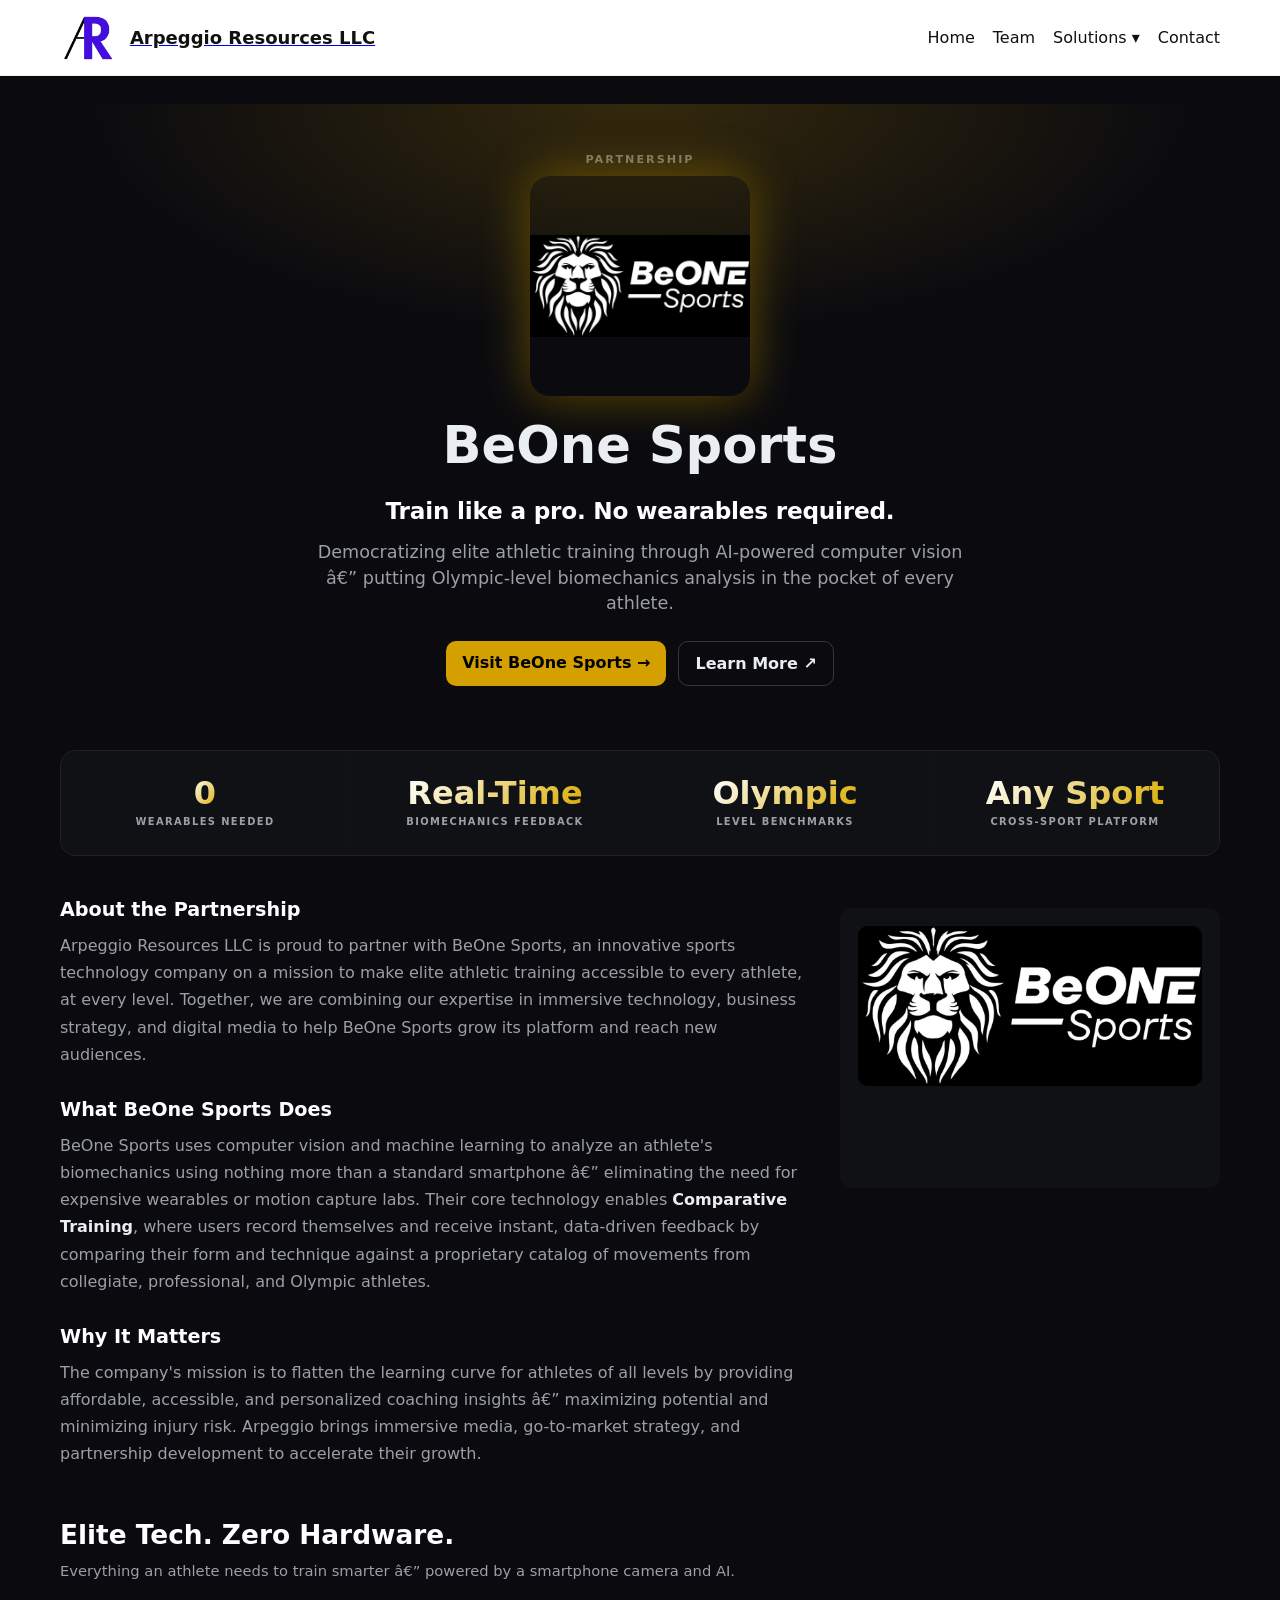
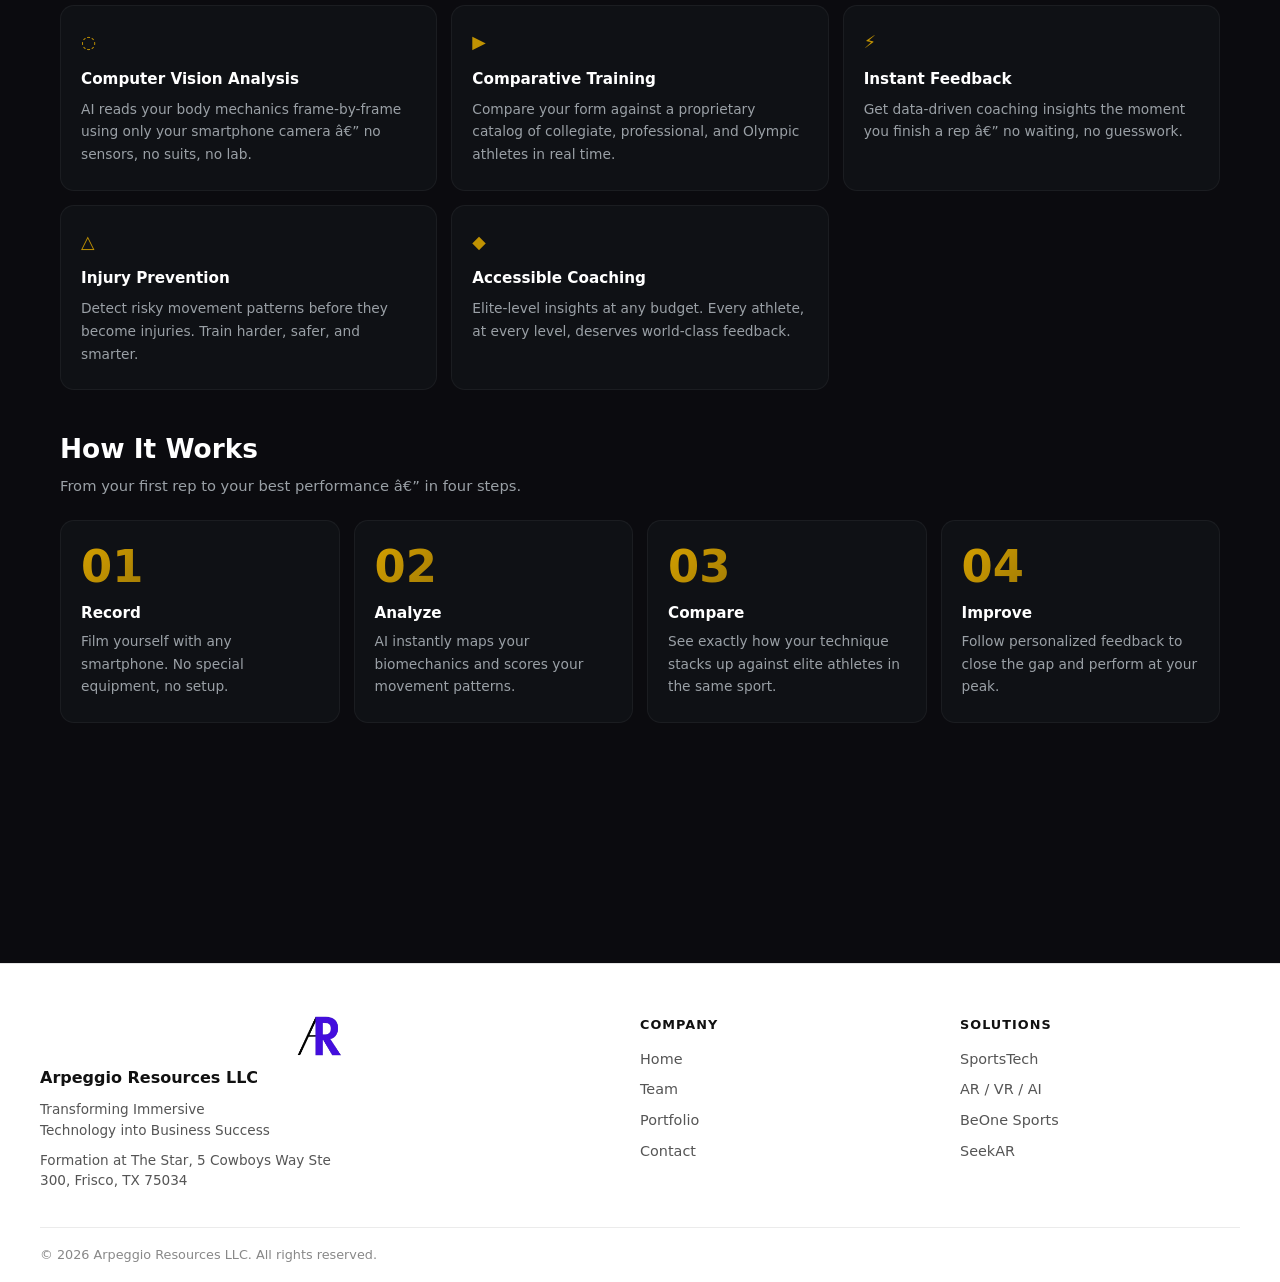
<file: beone.html>
﻿<!doctype html>
<html lang="en">
  <head>
    <!-- Google tag (gtag.js) -->
    <script async src="https://www.googletagmanager.com/gtag/js?id=G-S1PKZ07081"></script>
    <script>
      window.dataLayer = window.dataLayer || [];
      function gtag(){dataLayer.push(arguments);}
      gtag('js', new Date());
      gtag('config', 'G-S1PKZ07081');
    </script>
    <meta charset="utf-8" />
    <meta name="viewport" content="width=device-width, initial-scale=1" />
    <title>Arpeggio â€” BeOne Sports</title>
    <link rel="stylesheet" href="css/style.css?v=20260608" />
    <link rel="stylesheet" href="css/breakpoints.css?v=20260608" />
  </head>
  <body>
    <header class="site-header">
      <div class="header-inner container">
        <a class="brand" href="index.html">
          <img class="brand-logo" src="images/arpeggiologo.png" alt="Arpeggio logo">
          <span class="brand-heading">Arpeggio Resources LLC</span>
        </a>
        <button class="nav-toggle" type="button" aria-expanded="false" aria-label="Open navigation menu">
          <span class="nav-toggle-line" aria-hidden="true"></span>
          <span class="nav-toggle-line" aria-hidden="true"></span>
          <span class="nav-toggle-line" aria-hidden="true"></span>
        </button>
        <nav class="site-nav">
          <a href="index.html">Home</a>
          <a href="team.html">Team</a>
          <div class="nav-dropdown">
            <button class="nav-dropdown-toggle">Solutions &#9662;</button>
            <div class="nav-dropdown-menu">
              <a href="portfolio.html">Portfolio</a>
              <a href="sportstech.html">SportsTech</a>
              <a href="arvrai.html">AR / VR / AI</a>
              <a href="beone.html">BeOne Sports</a>
              <a href="seekar.html">SeekAR</a>
            </div>
          </div>
          <a href="contact.html">Contact</a>
        </nav>
      </div>
    </header>

    <main>
      <div class="container">

        <section class="partner-page-hero beone-hero">
          <span class="partner-eyebrow beone-eyebrow">Partnership</span>
          <img class="partner-page-logo beone-logo-glow" src="images/beonesports.jpg" alt="BeOne Sports logo">
          <h1 class="partner-page-title">BeOne Sports</h1>
          <p class="beone-tagline">Train like a pro. No wearables required.</p>
          <p class="partner-page-lead muted">Democratizing elite athletic training through AI-powered computer vision â€” putting Olympic-level biomechanics analysis in the pocket of every athlete.</p>
          <div class="beone-hero-ctas">
            <a class="cta beone-cta" href="https://beonesports.com" target="_blank" rel="noopener noreferrer">Visit BeOne Sports &rarr;</a>
            <a class="cta beone-cta-ghost" href="https://beonesports.com" target="_blank" rel="noopener noreferrer">Learn More &#8599;</a>
          </div>
        </section>

        <!-- Stats bar -->
        <div class="beone-stats-bar">
          <div class="beone-stat">
            <span class="beone-stat-value">0</span>
            <span class="beone-stat-label">Wearables Needed</span>
          </div>
          <div class="beone-stat">
            <span class="beone-stat-value">Real-Time</span>
            <span class="beone-stat-label">Biomechanics Feedback</span>
          </div>
          <div class="beone-stat">
            <span class="beone-stat-value">Olympic</span>
            <span class="beone-stat-label">Level Benchmarks</span>
          </div>
          <div class="beone-stat">
            <span class="beone-stat-value">Any Sport</span>
            <span class="beone-stat-label">Cross-Sport Platform</span>
          </div>
        </div>

        <section class="partner-page-body">
          <div class="partner-page-grid">
            <div class="partner-page-text">
              <h2>About the Partnership</h2>
              <p class="muted">Arpeggio Resources LLC is proud to partner with BeOne Sports, an innovative sports technology company on a mission to make elite athletic training accessible to every athlete, at every level. Together, we are combining our expertise in immersive technology, business strategy, and digital media to help BeOne Sports grow its platform and reach new audiences.</p>

              <h2>What BeOne Sports Does</h2>
              <p class="muted">BeOne Sports uses computer vision and machine learning to analyze an athlete's biomechanics using nothing more than a standard smartphone â€” eliminating the need for expensive wearables or motion capture labs. Their core technology enables <strong style="color:#eaeef2">Comparative Training</strong>, where users record themselves and receive instant, data-driven feedback by comparing their form and technique against a proprietary catalog of movements from collegiate, professional, and Olympic athletes.</p>

              <h2>Why It Matters</h2>
              <p class="muted">The company's mission is to flatten the learning curve for athletes of all levels by providing affordable, accessible, and personalized coaching insights â€” maximizing potential and minimizing injury risk. Arpeggio brings immersive media, go-to-market strategy, and partnership development to accelerate their growth.</p>
            </div>
            <div class="partner-page-image card">
              <img src="images/beonesports.jpg" alt="BeOne Sports" style="width:100%;height:100%;object-fit:contain;border-radius:10px;background:#000">
            </div>
          </div>

          <!-- Platform capabilities -->
          <div class="beone-features-section">
            <h2 class="beone-section-heading">Elite Tech. Zero Hardware.</h2>
            <p class="beone-section-sub">Everything an athlete needs to train smarter â€” powered by a smartphone camera and AI.</p>
            <div class="beone-features-grid">
              <div class="beone-feature-card">
                <span class="beone-feature-icon">&#9676;</span>
                <h3>Computer Vision Analysis</h3>
                <p>AI reads your body mechanics frame-by-frame using only your smartphone camera â€” no sensors, no suits, no lab.</p>
              </div>
              <div class="beone-feature-card">
                <span class="beone-feature-icon">&#9654;</span>
                <h3>Comparative Training</h3>
                <p>Compare your form against a proprietary catalog of collegiate, professional, and Olympic athletes in real time.</p>
              </div>
              <div class="beone-feature-card">
                <span class="beone-feature-icon">&#9889;</span>
                <h3>Instant Feedback</h3>
                <p>Get data-driven coaching insights the moment you finish a rep â€” no waiting, no guesswork.</p>
              </div>
              <div class="beone-feature-card">
                <span class="beone-feature-icon">&#9651;</span>
                <h3>Injury Prevention</h3>
                <p>Detect risky movement patterns before they become injuries. Train harder, safer, and smarter.</p>
              </div>
              <div class="beone-feature-card">
                <span class="beone-feature-icon">&#9670;</span>
                <h3>Accessible Coaching</h3>
                <p>Elite-level insights at any budget. Every athlete, at every level, deserves world-class feedback.</p>
              </div>
            </div>
          </div>

          <!-- How it works -->
          <div class="beone-steps-section">
            <h2 class="beone-section-heading">How It Works</h2>
            <p class="beone-section-sub">From your first rep to your best performance â€” in four steps.</p>
            <div class="beone-steps-grid">
              <div class="beone-step">
                <span class="beone-step-num">01</span>
                <h3>Record</h3>
                <p>Film yourself with any smartphone. No special equipment, no setup.</p>
              </div>
              <div class="beone-step">
                <span class="beone-step-num">02</span>
                <h3>Analyze</h3>
                <p>AI instantly maps your biomechanics and scores your movement patterns.</p>
              </div>
              <div class="beone-step">
                <span class="beone-step-num">03</span>
                <h3>Compare</h3>
                <p>See exactly how your technique stacks up against elite athletes in the same sport.</p>
              </div>
              <div class="beone-step">
                <span class="beone-step-num">04</span>
                <h3>Improve</h3>
                <p>Follow personalized feedback to close the gap and perform at your peak.</p>
              </div>
            </div>
          </div>

        </section>

      </div>
    </main>

    <footer class="site-footer">
      <div class="footer-inner container">
        <div class="footer-brand">
          <img class="footer-logo" src="images/arpeggiologo.png" alt="Arpeggio logo">
          <div class="footer-brand-name">Arpeggio Resources LLC</div>
          <p class="footer-tagline">Transforming Immersive Technology into Business Success</p>
          <p class="footer-address">Formation at The Star, 5 Cowboys Way Ste 300, Frisco, TX 75034</p>
        </div>
        <div class="footer-col">
          <div class="footer-col-title">Company</div>
          <a href="index.html">Home</a>
          <a href="team.html">Team</a>
          <a href="portfolio.html">Portfolio</a>
          <a href="contact.html">Contact</a>
        </div>
        <div class="footer-col">
          <div class="footer-col-title">Solutions</div>
          <a href="sportstech.html">SportsTech</a>
          <a href="arvrai.html">AR / VR / AI</a>
          <a href="beone.html">BeOne Sports</a>
          <a href="seekar.html">SeekAR</a>
        </div>
      </div>
      <div class="footer-bottom container">
        <span>&copy; <script>document.write(new Date().getFullYear())</script> Arpeggio Resources LLC. All rights reserved.</span>
      </div>
    </footer>
  <script src="js/mobile-nav.js"></script>
  </body>
</html>
</file>
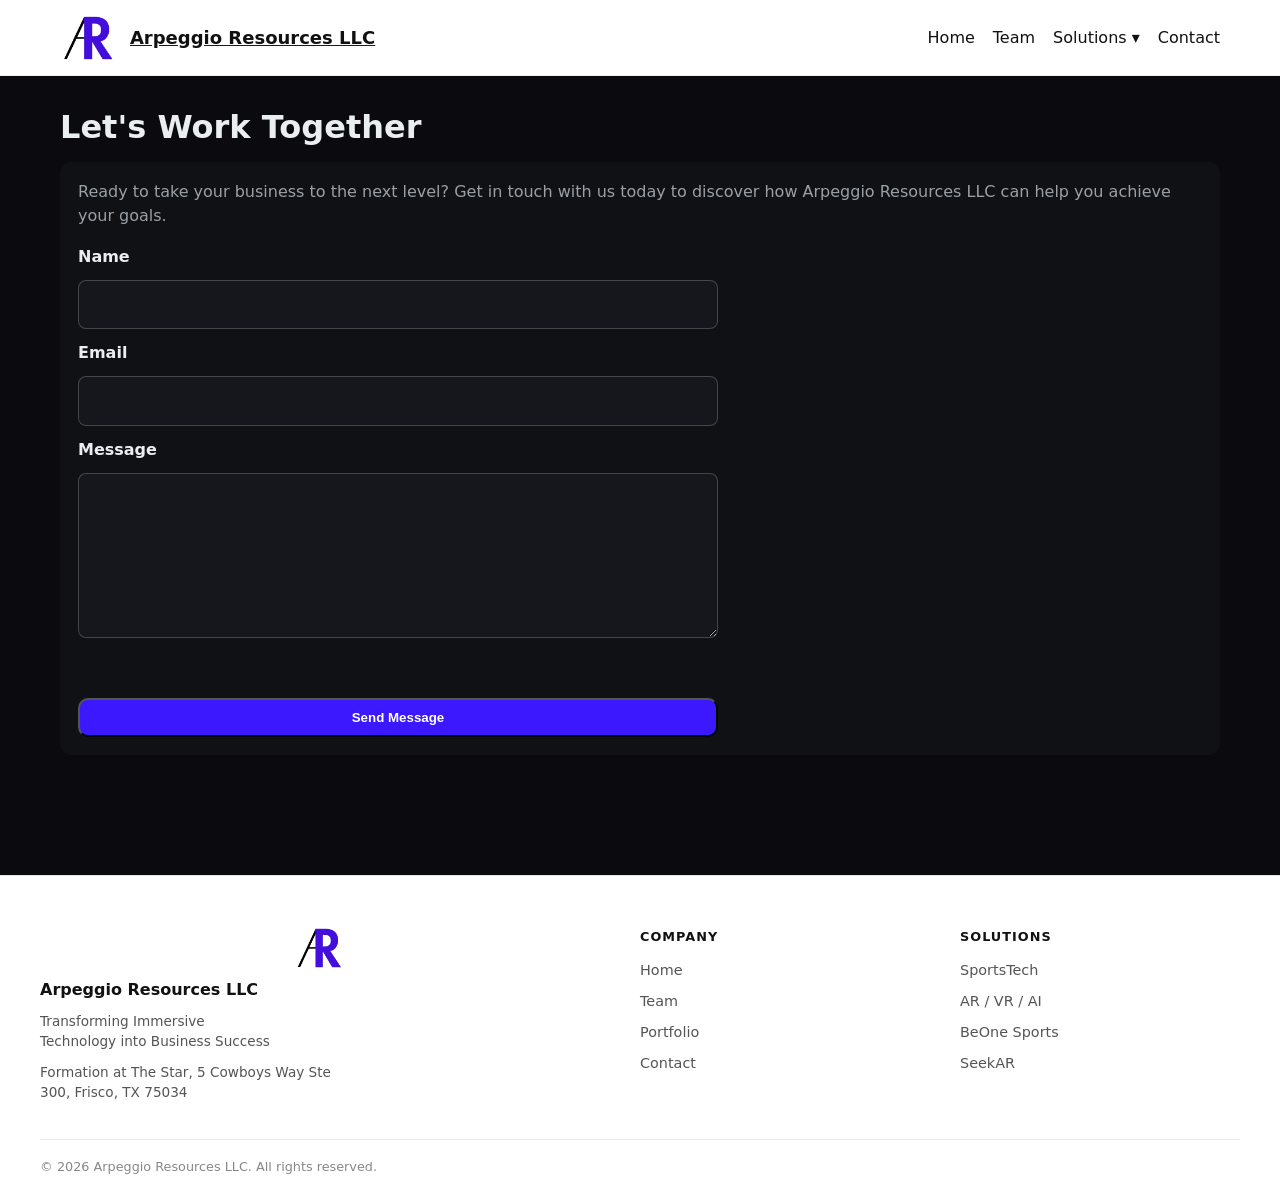
<file: contact.html>
﻿<!doctype html>
<html lang="en">
  <head>
  <!-- Google tag (gtag.js) -->
  <script async src="https://www.googletagmanager.com/gtag/js?id=G-S1PKZ07081"></script>
  <script>
    window.dataLayer = window.dataLayer || [];
    function gtag(){dataLayer.push(arguments);}
    gtag('js', new Date());

    gtag('config', 'G-S1PKZ07081');
  </script>
    <meta charset="utf-8" />
    <meta name="viewport" content="width=device-width, initial-scale=1" />
    <title>Arpeggio Resources LLC | Contact</title>
    <link rel="stylesheet" href="css/style.css?v=20260608" />
    <link rel="stylesheet" href="css/breakpoints.css?v=20260608" />
  </head>
  <body>
    <header class="site-header">
      <div class="header-inner container">
        <a class="brand" href="index.html">
          <img class="brand-logo" src="images/arpeggiologo.png" alt="Arpeggio logo">
          <span class="brand-heading">Arpeggio Resources LLC</span>
        </a>
        <button class="nav-toggle" type="button" aria-expanded="false" aria-label="Open navigation menu">
          <span class="nav-toggle-line" aria-hidden="true"></span>
          <span class="nav-toggle-line" aria-hidden="true"></span>
          <span class="nav-toggle-line" aria-hidden="true"></span>
        </button>
        <nav class="site-nav">
          <a href="index.html">Home</a>
          <a href="team.html">Team</a>
          <div class="nav-dropdown">
            <button class="nav-dropdown-toggle">Solutions &#9662;</button>
            <div class="nav-dropdown-menu">
              <a href="portfolio.html">Portfolio</a>
              <a href="sportstech.html">SportsTech</a>
              <a href="arvrai.html">AR / VR / AI</a>
              <a href="beone.html">BeOne Sports</a>
              <a href="seekar.html">SeekAR</a>
            </div>
          </div>
          <a href="contact.html">Contact</a>
        </nav>
      </div>
    </header>

    <main>
      <div class="container">
        <h1>Let's Work Together</h1>
        <div class="card">
          <p class="muted">Ready to take your business to the next level? Get in touch with us today to discover how Arpeggio Resources LLC can help you achieve your goals.</p>

          <style>
.arpeggio-contact-form{display:grid;gap:12px;max-width:640px;margin-top:18px}
.arpeggio-contact-form label{font-weight:600;color:#eaeef2}
.arpeggio-contact-form input,.arpeggio-contact-form textarea{width:100%;padding:12px 14px;border:1px solid rgba(255,255,255,.2);border-radius:8px;background:#15171d;color:#fff;font:inherit}
.arpeggio-contact-form input:focus,.arpeggio-contact-form textarea:focus{outline:2px solid #735eff;outline-offset:2px}
.arpeggio-contact-form textarea{resize:vertical}
.arpeggio-contact-form button:disabled{opacity:.65;cursor:wait}
.arpeggio-contact-form .form-status{min-height:1.5em}
.arpeggio-contact-form .form-status.is-error{color:#ff9b9b}
.arpeggio-contact-form .form-status.is-success{color:#a8f0ba}
.contact-honeypot{position:absolute;left:-10000px;width:1px;height:1px;overflow:hidden}
</style>
<form class="arpeggio-contact-form" data-contact-form>
  <label for="contact-name">Name</label>
  <input id="contact-name" name="name" type="text" autocomplete="name" maxlength="120" required>
  <label for="contact-email">Email</label>
  <input id="contact-email" name="email" type="email" autocomplete="email" maxlength="254" required>
  <label for="contact-message">Message</label>
  <textarea id="contact-message" name="message" rows="6" maxlength="5000" required></textarea>
  <div class="contact-honeypot" aria-hidden="true">
    <label for="contact-website">Leave this field empty</label>
    <input id="contact-website" name="website" type="text" tabindex="-1" autocomplete="off">
  </div>
  <div class="cf-turnstile" data-sitekey="0x4AAAAAAFAjzyXFcyZDR7h1" data-action="contact"></div>
  <p class="form-status" role="status" aria-live="polite"></p>
  <button class="cta" type="submit">Send Message</button>
</form>
<script src="js/contact-config.js?v=20261109"></script>
<script src="https://challenges.cloudflare.com/turnstile/v0/api.js" async defer></script>
<script src="js/contact-form.js?v=20261109"></script>

        </div>
      </div>
    </main>

    <footer class="site-footer">
      <div class="footer-inner container">
        <div class="footer-brand">
          <img class="footer-logo" src="images/arpeggiologo.png" alt="Arpeggio logo">
          <div class="footer-brand-name">Arpeggio Resources LLC</div>
          <p class="footer-tagline">Transforming Immersive Technology into Business Success</p>
          <p class="footer-address">Formation at The Star, 5 Cowboys Way Ste 300, Frisco, TX 75034</p>
        </div>
        <div class="footer-col">
          <div class="footer-col-title">Company</div>
          <a href="index.html">Home</a>
          <a href="team.html">Team</a>
          <a href="portfolio.html">Portfolio</a>
          <a href="contact.html">Contact</a>
        </div>
        <div class="footer-col">
          <div class="footer-col-title">Solutions</div>
          <a href="sportstech.html">SportsTech</a>
          <a href="arvrai.html">AR / VR / AI</a>
          <a href="beone.html">BeOne Sports</a>
          <a href="seekar.html">SeekAR</a>
        </div>
      </div>
      <div class="footer-bottom container">
        <span>&copy; <script>document.write(new Date().getFullYear())</script> Arpeggio Resources LLC. All rights reserved.</span>
      </div>
    </footer>
    <script src="js/mobile-nav.js"></script>
  </body>
</html>
</file>
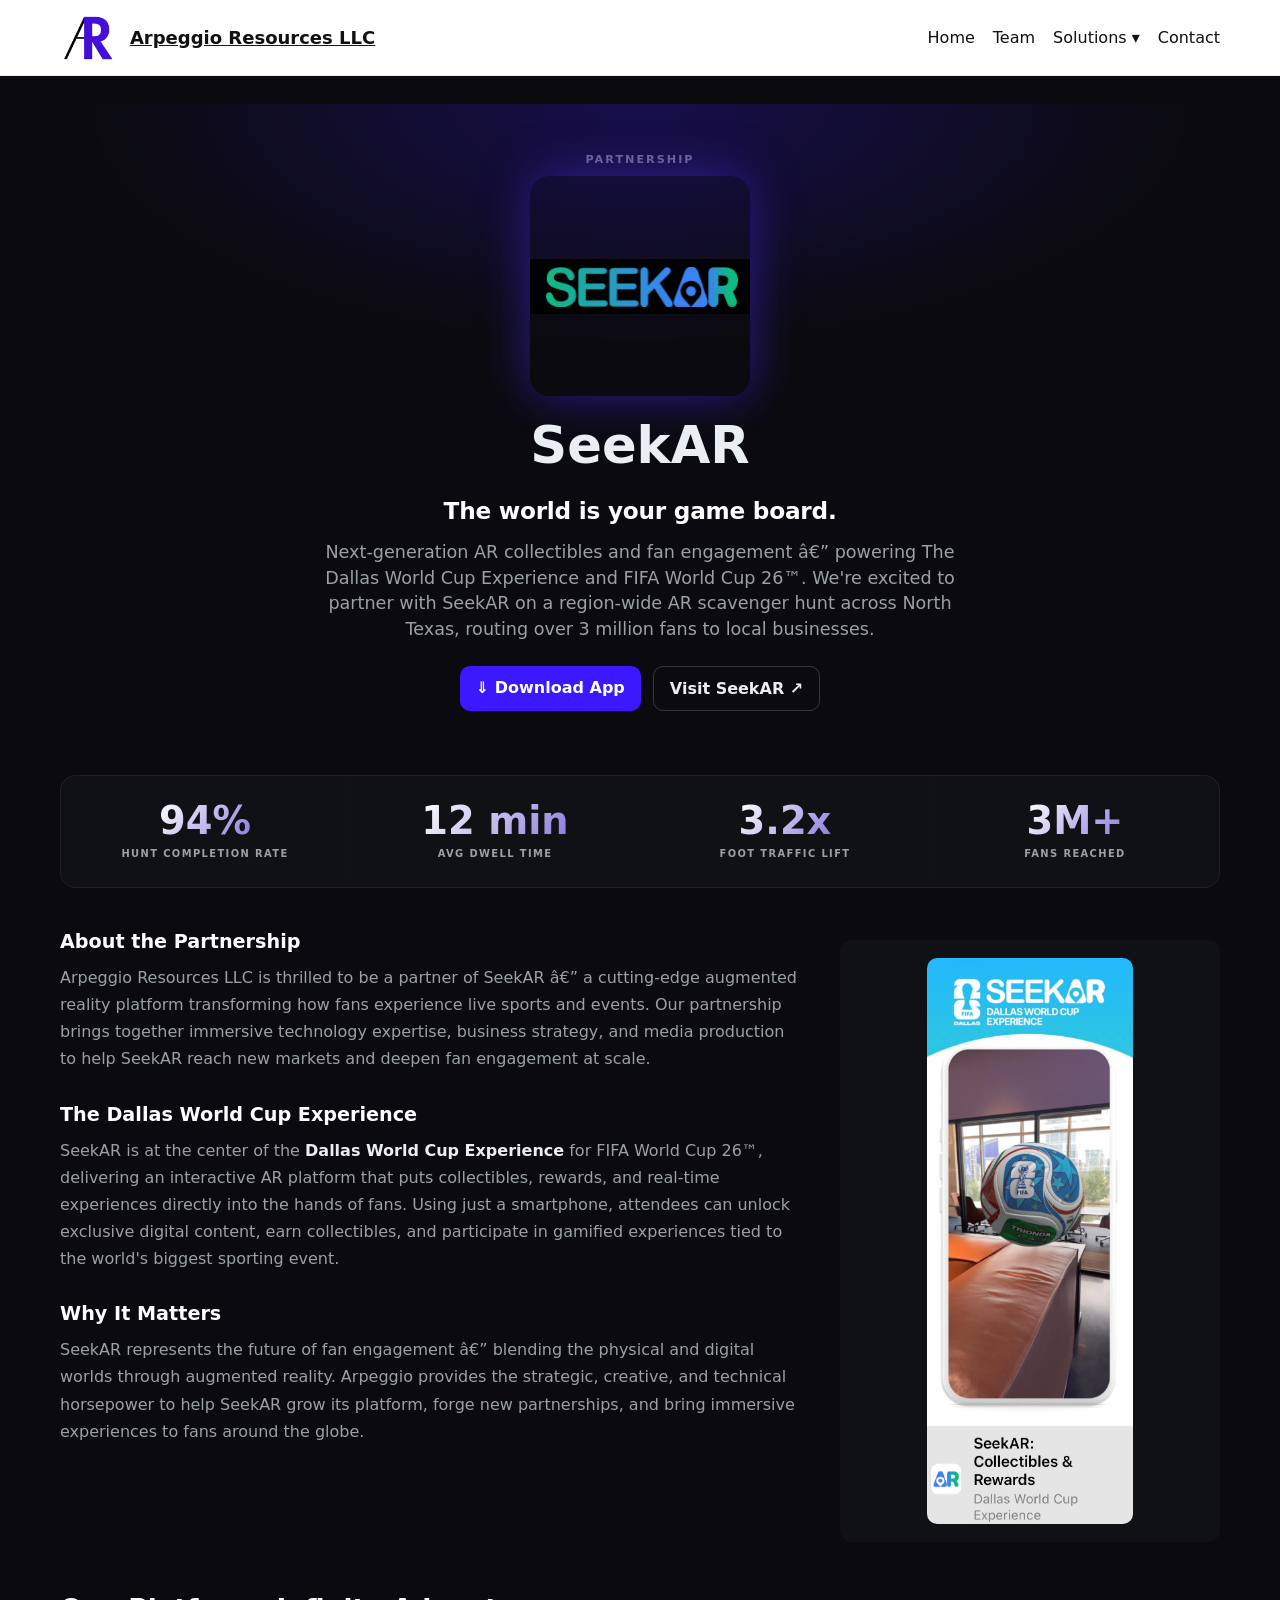
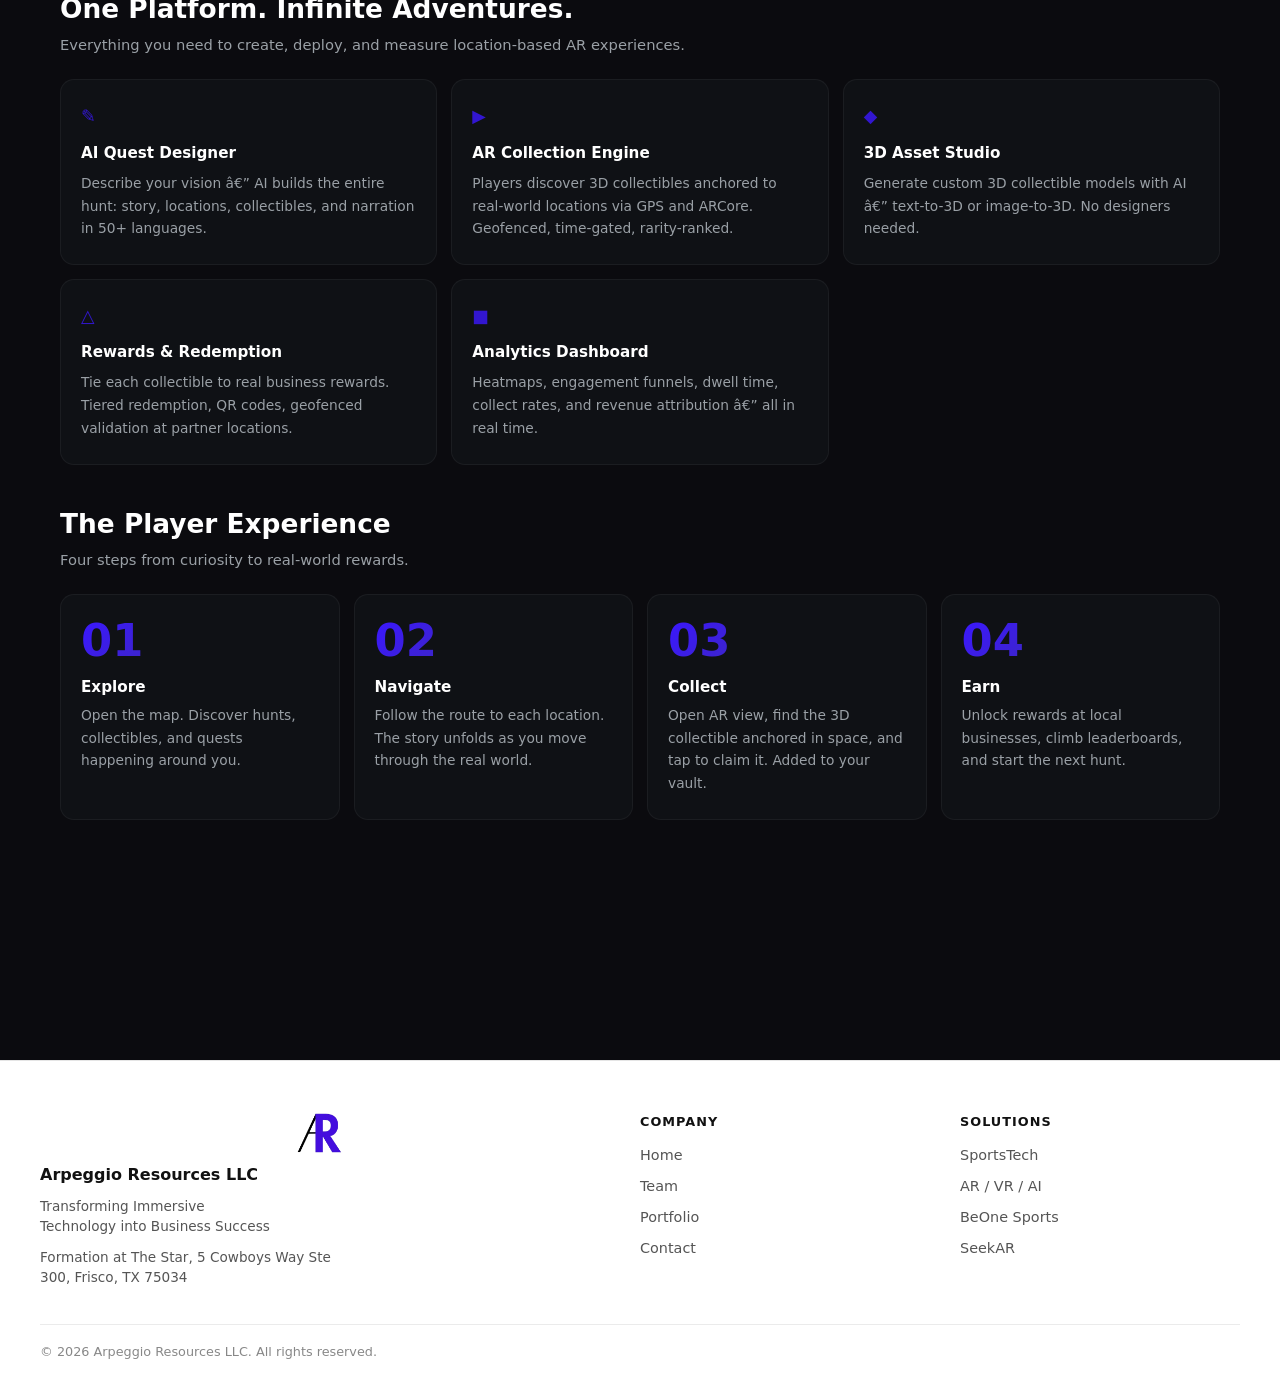
<file: seekar.html>
﻿<!doctype html>
<html lang="en">
  <head>
    <!-- Google tag (gtag.js) -->
    <script async src="https://www.googletagmanager.com/gtag/js?id=G-S1PKZ07081"></script>
    <script>
      window.dataLayer = window.dataLayer || [];
      function gtag(){dataLayer.push(arguments);}
      gtag('js', new Date());
      gtag('config', 'G-S1PKZ07081');
    </script>
    <meta charset="utf-8" />
    <meta name="viewport" content="width=device-width, initial-scale=1" />
    <title>Arpeggio â€” SeekAR</title>
    <link rel="stylesheet" href="css/style.css?v=20260608" />
    <link rel="stylesheet" href="css/breakpoints.css?v=20260608" />
  </head>
  <body>
    <header class="site-header">
      <div class="header-inner container">
        <a class="brand" href="index.html">
          <img class="brand-logo" src="images/arpeggiologo.png" alt="Arpeggio logo">
          <span class="brand-heading">Arpeggio Resources LLC</span>
        </a>
        <button class="nav-toggle" type="button" aria-expanded="false" aria-label="Open navigation menu">
          <span class="nav-toggle-line" aria-hidden="true"></span>
          <span class="nav-toggle-line" aria-hidden="true"></span>
          <span class="nav-toggle-line" aria-hidden="true"></span>
        </button>
        <nav class="site-nav">
          <a href="index.html">Home</a>
          <a href="team.html">Team</a>
          <div class="nav-dropdown">
            <button class="nav-dropdown-toggle">Solutions &#9662;</button>
            <div class="nav-dropdown-menu">
              <a href="portfolio.html">Portfolio</a>
              <a href="sportstech.html">SportsTech</a>
              <a href="arvrai.html">AR / VR / AI</a>
              <a href="beone.html">BeOne Sports</a>
              <a href="seekar.html">SeekAR</a>
            </div>
          </div>
          <a href="contact.html">Contact</a>
        </nav>
      </div>
    </header>

    <main>
      <div class="container">

        <section class="partner-page-hero seekar-hero">
          <span class="partner-eyebrow seekar-eyebrow">Partnership</span>
          <img class="partner-page-logo seekar-logo-glow" src="images/seekarlogo.png" alt="SeekAR logo">
          <h1 class="partner-page-title">SeekAR</h1>
          <p class="seekar-tagline">The world is your game board.</p>
          <p class="partner-page-lead muted">Next-generation AR collectibles and fan engagement â€” powering The Dallas World Cup Experience and FIFA World Cup 26&trade;. We're excited to partner with SeekAR on a region-wide AR scavenger hunt across North Texas, routing over 3 million fans to local businesses.</p>
          <div class="seekar-hero-ctas">
            <a class="cta" href="https://apps.apple.com/us/app/seekar-collectibles-rewards/id6751450182" target="_blank" rel="noopener noreferrer">&#8659; Download App</a>
            <a class="cta seekar-cta-ghost" href="https://seekar.io" target="_blank" rel="noopener noreferrer">Visit SeekAR &#8599;</a>
          </div>
        </section>

        <!-- Stats bar -->
        <div class="seekar-stats-bar">
          <div class="seekar-stat">
            <span class="seekar-stat-value">94%</span>
            <span class="seekar-stat-label">Hunt Completion Rate</span>
          </div>
          <div class="seekar-stat">
            <span class="seekar-stat-value">12 min</span>
            <span class="seekar-stat-label">Avg Dwell Time</span>
          </div>
          <div class="seekar-stat">
            <span class="seekar-stat-value">3.2x</span>
            <span class="seekar-stat-label">Foot Traffic Lift</span>
          </div>
          <div class="seekar-stat">
            <span class="seekar-stat-value">3M+</span>
            <span class="seekar-stat-label">Fans Reached</span>
          </div>
        </div>

        <section class="partner-page-body">
          <div class="partner-page-grid">
            <div class="partner-page-text">
              <h2>About the Partnership</h2>
              <p class="muted">Arpeggio Resources LLC is thrilled to be a partner of SeekAR â€” a cutting-edge augmented reality platform transforming how fans experience live sports and events. Our partnership brings together immersive technology expertise, business strategy, and media production to help SeekAR reach new markets and deepen fan engagement at scale.</p>

              <h2>The Dallas World Cup Experience</h2>
              <p class="muted">SeekAR is at the center of the <strong style="color:#eaeef2">Dallas World Cup Experience</strong> for FIFA World Cup 26&trade;, delivering an interactive AR platform that puts collectibles, rewards, and real-time experiences directly into the hands of fans. Using just a smartphone, attendees can unlock exclusive digital content, earn collectibles, and participate in gamified experiences tied to the world's biggest sporting event.</p>

              <h2>Why It Matters</h2>
              <p class="muted">SeekAR represents the future of fan engagement â€” blending the physical and digital worlds through augmented reality. Arpeggio provides the strategic, creative, and technical horsepower to help SeekAR grow its platform, forge new partnerships, and bring immersive experiences to fans around the globe.</p>
            </div>
            <div class="partner-page-image card">
              <a href="https://apps.apple.com/us/app/seekar-collectibles-rewards/id6751450182" target="_blank" rel="noopener noreferrer">
                <img src="images/seekar.jpg" alt="SeekAR" style="width:60%;height:100%;object-fit:contain;border-radius:10px;background:#000;display:block;margin:0 auto">
              </a>
            </div>
          </div>

          <!-- Platform features -->
          <div class="seekar-features-section">
            <h2 class="seekar-section-heading">One Platform. Infinite Adventures.</h2>
            <p class="seekar-section-sub">Everything you need to create, deploy, and measure location-based AR experiences.</p>
            <div class="seekar-features-grid">
              <div class="seekar-feature-card">
                <span class="seekar-feature-icon">&#9998;</span>
                <h3>AI Quest Designer</h3>
                <p>Describe your vision â€” AI builds the entire hunt: story, locations, collectibles, and narration in 50+ languages.</p>
              </div>
              <div class="seekar-feature-card">
                <span class="seekar-feature-icon">&#9654;</span>
                <h3>AR Collection Engine</h3>
                <p>Players discover 3D collectibles anchored to real-world locations via GPS and ARCore. Geofenced, time-gated, rarity-ranked.</p>
              </div>
              <div class="seekar-feature-card">
                <span class="seekar-feature-icon">&#9670;</span>
                <h3>3D Asset Studio</h3>
                <p>Generate custom 3D collectible models with AI â€” text-to-3D or image-to-3D. No designers needed.</p>
              </div>
              <div class="seekar-feature-card">
                <span class="seekar-feature-icon">&#9651;</span>
                <h3>Rewards &amp; Redemption</h3>
                <p>Tie each collectible to real business rewards. Tiered redemption, QR codes, geofenced validation at partner locations.</p>
              </div>
              <div class="seekar-feature-card">
                <span class="seekar-feature-icon">&#9632;</span>
                <h3>Analytics Dashboard</h3>
                <p>Heatmaps, engagement funnels, dwell time, collect rates, and revenue attribution â€” all in real time.</p>
              </div>
            </div>
          </div>

          <!-- Player experience -->
          <div class="seekar-player-section">
            <h2 class="seekar-section-heading">The Player Experience</h2>
            <p class="seekar-section-sub">Four steps from curiosity to real-world rewards.</p>
            <div class="seekar-steps-grid">
              <div class="seekar-step">
                <span class="seekar-step-num">01</span>
                <h3>Explore</h3>
                <p>Open the map. Discover hunts, collectibles, and quests happening around you.</p>
              </div>
              <div class="seekar-step">
                <span class="seekar-step-num">02</span>
                <h3>Navigate</h3>
                <p>Follow the route to each location. The story unfolds as you move through the real world.</p>
              </div>
              <div class="seekar-step">
                <span class="seekar-step-num">03</span>
                <h3>Collect</h3>
                <p>Open AR view, find the 3D collectible anchored in space, and tap to claim it. Added to your vault.</p>
              </div>
              <div class="seekar-step">
                <span class="seekar-step-num">04</span>
                <h3>Earn</h3>
                <p>Unlock rewards at local businesses, climb leaderboards, and start the next hunt.</p>
              </div>
            </div>
          </div>

        </section>

      </div>
    </main>

    <footer class="site-footer">
      <div class="footer-inner container">
        <div class="footer-brand">
          <img class="footer-logo" src="images/arpeggiologo.png" alt="Arpeggio logo">
          <div class="footer-brand-name">Arpeggio Resources LLC</div>
          <p class="footer-tagline">Transforming Immersive Technology into Business Success</p>
          <p class="footer-address">Formation at The Star, 5 Cowboys Way Ste 300, Frisco, TX 75034</p>
        </div>
        <div class="footer-col">
          <div class="footer-col-title">Company</div>
          <a href="index.html">Home</a>
          <a href="team.html">Team</a>
          <a href="portfolio.html">Portfolio</a>
          <a href="contact.html">Contact</a>
        </div>
        <div class="footer-col">
          <div class="footer-col-title">Solutions</div>
          <a href="sportstech.html">SportsTech</a>
          <a href="arvrai.html">AR / VR / AI</a>
          <a href="beone.html">BeOne Sports</a>
          <a href="seekar.html">SeekAR</a>
        </div>
      </div>
      <div class="footer-bottom container">
        <span>&copy; <script>document.write(new Date().getFullYear())</script> Arpeggio Resources LLC. All rights reserved.</span>
      </div>
    </footer>
  <script src="js/mobile-nav.js"></script>
  </body>
</html>
</file>
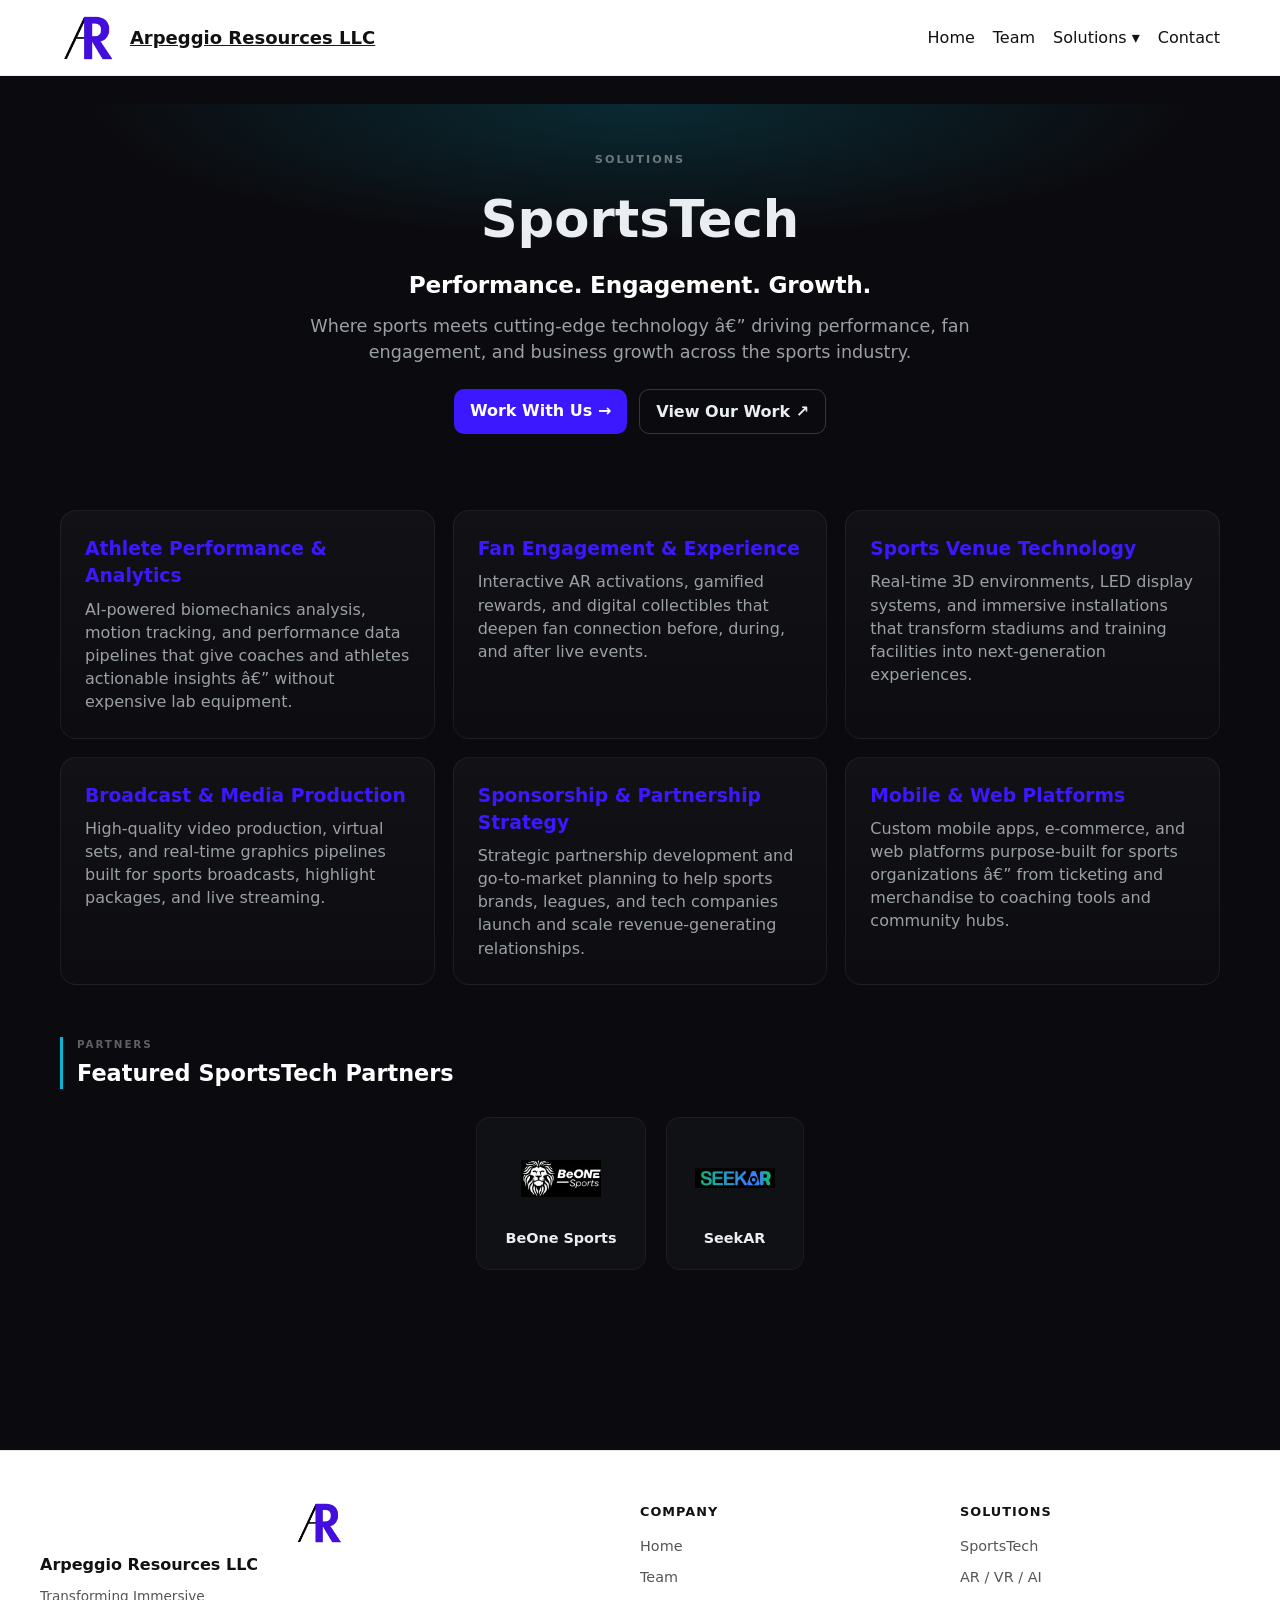
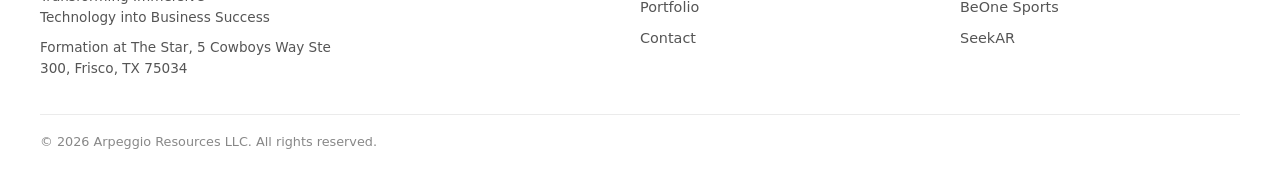
<file: sportstech.html>
﻿<!doctype html>
<html lang="en">
  <head>
    <!-- Google tag (gtag.js) -->
    <script async src="https://www.googletagmanager.com/gtag/js?id=G-S1PKZ07081"></script>
    <script>
      window.dataLayer = window.dataLayer || [];
      function gtag(){dataLayer.push(arguments);}
      gtag('js', new Date());
      gtag('config', 'G-S1PKZ07081');
    </script>
    <meta charset="utf-8" />
    <meta name="viewport" content="width=device-width, initial-scale=1" />
    <title>Arpeggio â€” SportsTech</title>
    <link rel="stylesheet" href="css/style.css?v=20260608" />
    <link rel="stylesheet" href="css/breakpoints.css?v=20260608" />
  </head>
  <body>
    <header class="site-header">
      <div class="header-inner container">
        <a class="brand" href="index.html">
          <img class="brand-logo" src="images/arpeggiologo.png" alt="Arpeggio logo">
          <span class="brand-heading">Arpeggio Resources LLC</span>
        </a>
        <button class="nav-toggle" type="button" aria-expanded="false" aria-label="Open navigation menu">
          <span class="nav-toggle-line" aria-hidden="true"></span>
          <span class="nav-toggle-line" aria-hidden="true"></span>
          <span class="nav-toggle-line" aria-hidden="true"></span>
        </button>
        <nav class="site-nav">
          <a href="index.html">Home</a>
          <a href="team.html">Team</a>
          <div class="nav-dropdown">
            <button class="nav-dropdown-toggle">Solutions &#9662;</button>
            <div class="nav-dropdown-menu">
              <a href="portfolio.html">Portfolio</a>
              <a href="sportstech.html">SportsTech</a>
              <a href="arvrai.html">AR / VR / AI</a>
              <a href="beone.html">BeOne Sports</a>
              <a href="seekar.html">SeekAR</a>
            </div>
          </div>
          <a href="contact.html">Contact</a>
        </nav>
      </div>
    </header>

    <main>
      <div class="container">

        <section class="partner-page-hero stech-hero">
          <span class="partner-eyebrow stech-eyebrow">Solutions</span>
          <h1 class="partner-page-title" style="margin-top:14px">SportsTech</h1>
          <p class="stech-tagline">Performance. Engagement. Growth.</p>
          <p class="partner-page-lead muted">Where sports meets cutting-edge technology â€” driving performance, fan engagement, and business growth across the sports industry.</p>
          <div class="stech-hero-ctas">
            <a class="cta" href="contact.html">Work With Us &rarr;</a>
            <a class="cta stech-cta-ghost" href="portfolio.html">View Our Work &#8599;</a>
          </div>
        </section>

        <section class="partner-page-body">
          <div class="stech-grid">

            <article class="feature-card">
              <h3>Athlete Performance & Analytics</h3>
              <p class="muted">AI-powered biomechanics analysis, motion tracking, and performance data pipelines that give coaches and athletes actionable insights â€” without expensive lab equipment.</p>
            </article>

            <article class="feature-card">
              <h3>Fan Engagement & Experience</h3>
              <p class="muted">Interactive AR activations, gamified rewards, and digital collectibles that deepen fan connection before, during, and after live events.</p>
            </article>

            <article class="feature-card">
              <h3>Sports Venue Technology</h3>
              <p class="muted">Real-time 3D environments, LED display systems, and immersive installations that transform stadiums and training facilities into next-generation experiences.</p>
            </article>

            <article class="feature-card">
              <h3>Broadcast & Media Production</h3>
              <p class="muted">High-quality video production, virtual sets, and real-time graphics pipelines built for sports broadcasts, highlight packages, and live streaming.</p>
            </article>

            <article class="feature-card">
              <h3>Sponsorship & Partnership Strategy</h3>
              <p class="muted">Strategic partnership development and go-to-market planning to help sports brands, leagues, and tech companies launch and scale revenue-generating relationships.</p>
            </article>

            <article class="feature-card">
              <h3>Mobile & Web Platforms</h3>
              <p class="muted">Custom mobile apps, e-commerce, and web platforms purpose-built for sports organizations â€” from ticketing and merchandise to coaching tools and community hubs.</p>
            </article>

          </div>

          <div class="stech-partners">
            <div class="stech-partners-heading">
              <span class="stech-partners-eyebrow">Partners</span>
              <h2>Featured SportsTech Partners</h2>
            </div>
            <div class="stech-partner-row">
              <a class="stech-partner-card" href="beone.html">
                <img src="images/beonesports.jpg" alt="BeOne Sports">
                <span>BeOne Sports</span>
              </a>
              <a class="stech-partner-card" href="seekar.html">
                <img src="images/seekarlogo.png" alt="SeekAR">
                <span>SeekAR</span>
              </a>
            </div>
          </div>

        </section>

      </div>
    </main>

    <footer class="site-footer">
      <div class="footer-inner container">
        <div class="footer-brand">
          <img class="footer-logo" src="images/arpeggiologo.png" alt="Arpeggio logo">
          <div class="footer-brand-name">Arpeggio Resources LLC</div>
          <p class="footer-tagline">Transforming Immersive Technology into Business Success</p>
          <p class="footer-address">Formation at The Star, 5 Cowboys Way Ste 300, Frisco, TX 75034</p>
        </div>
        <div class="footer-col">
          <div class="footer-col-title">Company</div>
          <a href="index.html">Home</a>
          <a href="team.html">Team</a>
          <a href="portfolio.html">Portfolio</a>
          <a href="contact.html">Contact</a>
        </div>
        <div class="footer-col">
          <div class="footer-col-title">Solutions</div>
          <a href="sportstech.html">SportsTech</a>
          <a href="arvrai.html">AR / VR / AI</a>
          <a href="beone.html">BeOne Sports</a>
          <a href="seekar.html">SeekAR</a>
        </div>
      </div>
      <div class="footer-bottom container">
        <span>&copy; <script>document.write(new Date().getFullYear())</script> Arpeggio Resources LLC. All rights reserved.</span>
      </div>
    </footer>
  <script src="js/mobile-nav.js"></script>
  </body>
</html>
</file>
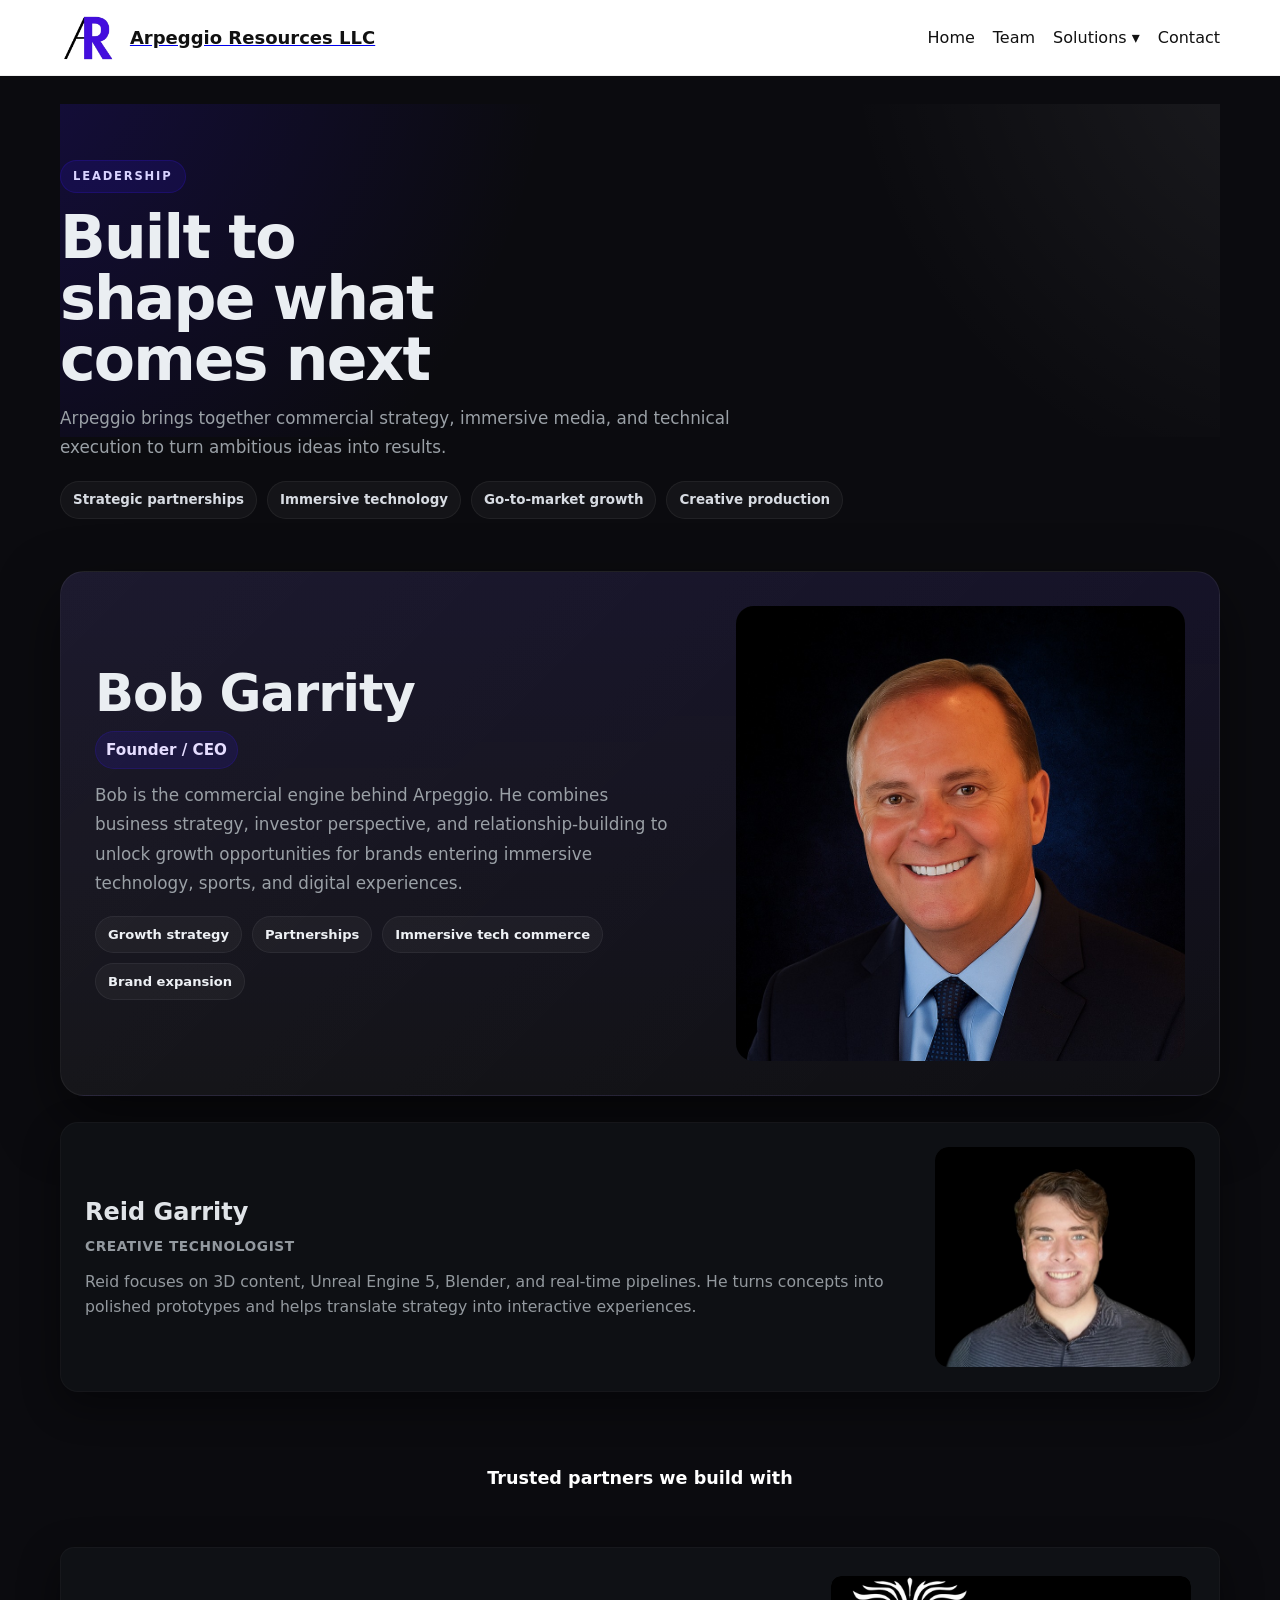
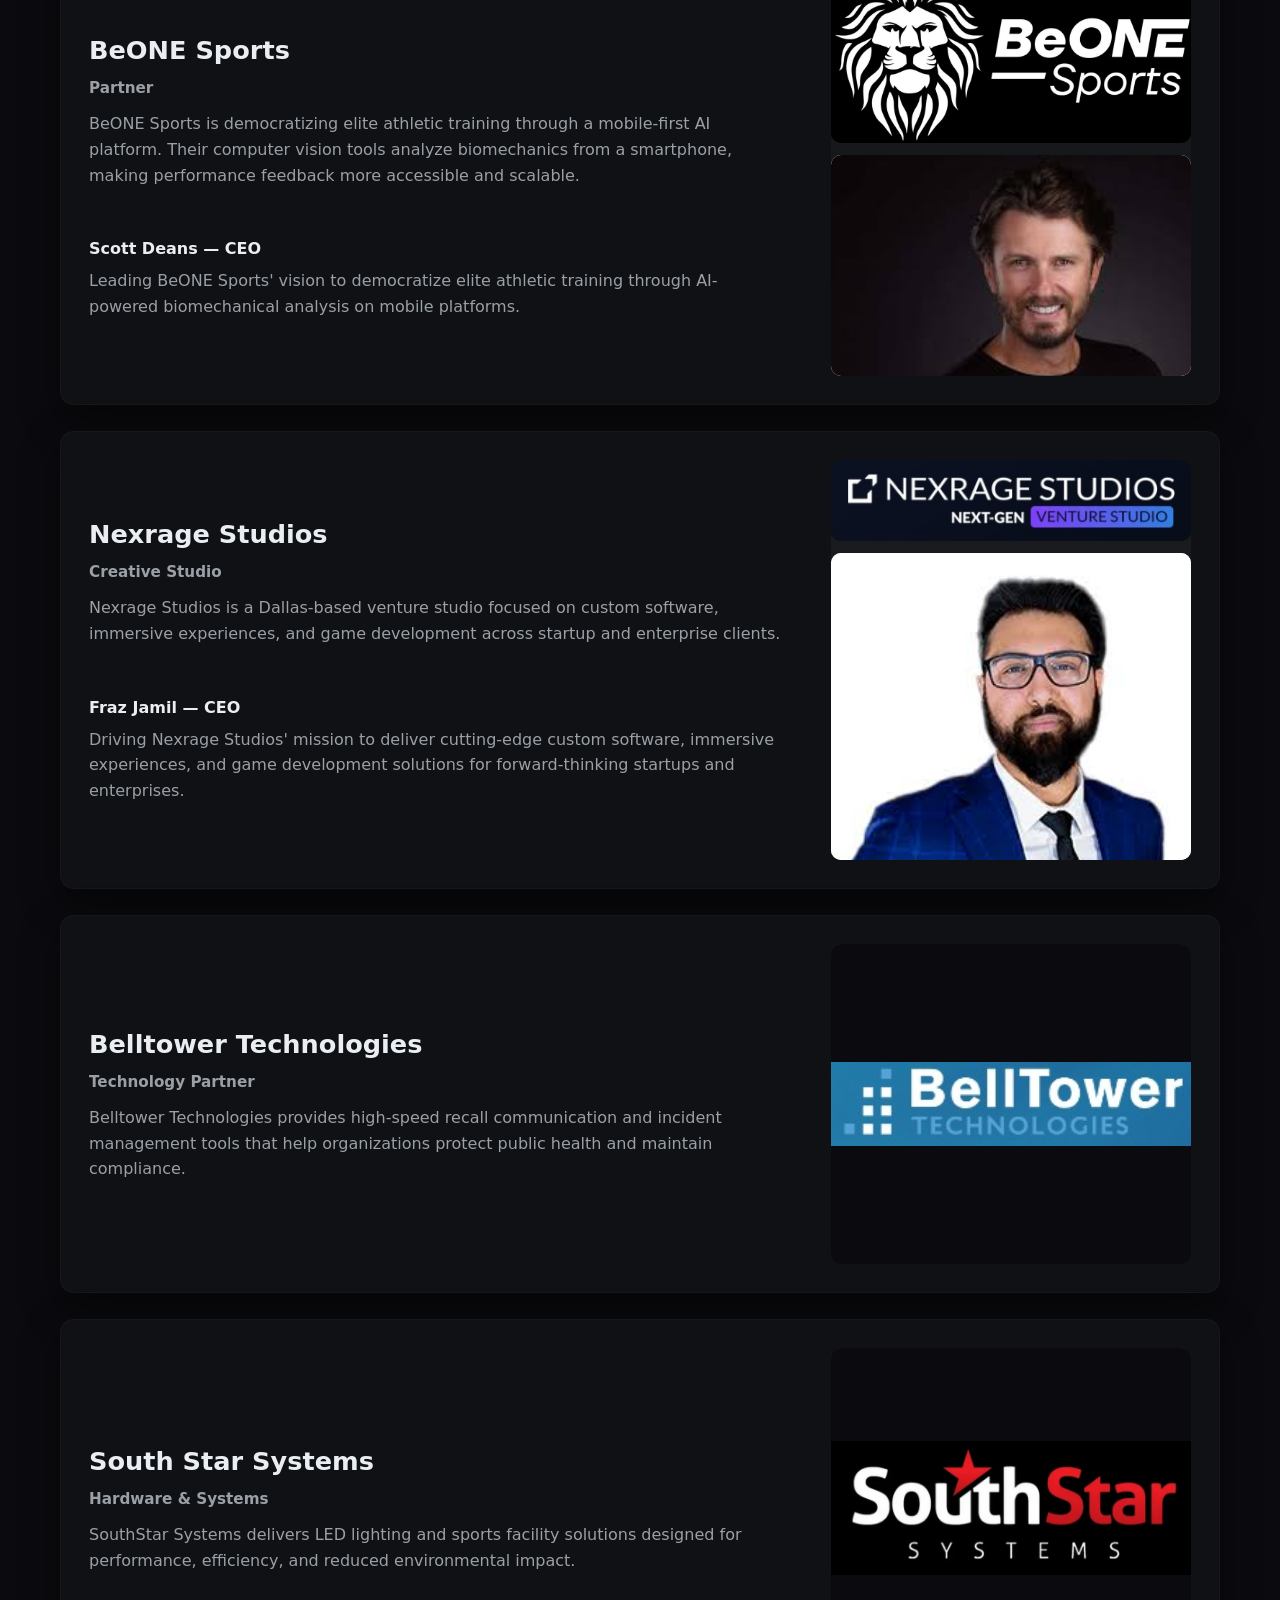
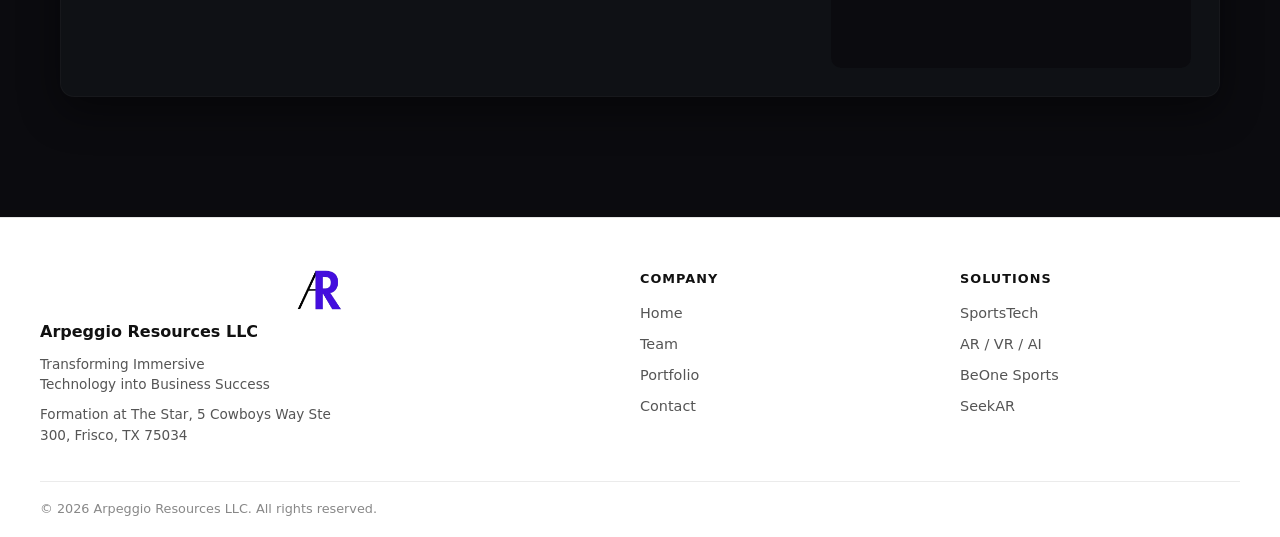
<file: team.html>
﻿<!doctype html>
<html lang="en">
  <head>
    <!-- Google tag (gtag.js) -->
    <script async src="https://www.googletagmanager.com/gtag/js?id=G-S1PKZ07081"></script>
    <script>
      window.dataLayer = window.dataLayer || [];
      function gtag(){dataLayer.push(arguments);}
      gtag('js', new Date());
      gtag('config', 'G-S1PKZ07081');
    </script>
    <meta charset="utf-8" />
    <meta name="viewport" content="width=device-width, initial-scale=1" />
    <title>Arpeggio â€” Team</title>
    <link rel="stylesheet" href="css/style.css?v=20260608" />
    <link rel="stylesheet" href="css/breakpoints.css?v=20260608" />
  </head>
  <body>
    <header class="site-header">
      <div class="header-inner container">
        <a class="brand" href="index.html">
          <img class="brand-logo" src="images/arpeggiologo.png" alt="Arpeggio logo">
          <span class="brand-heading">Arpeggio Resources LLC</span>
        </a>
        <button class="nav-toggle" type="button" aria-expanded="false" aria-label="Open navigation menu">
          <span class="nav-toggle-line" aria-hidden="true"></span>
          <span class="nav-toggle-line" aria-hidden="true"></span>
          <span class="nav-toggle-line" aria-hidden="true"></span>
        </button>
        <nav class="site-nav">
          <a href="index.html">Home</a>
          <a href="team.html">Team</a>
          <div class="nav-dropdown">
            <button class="nav-dropdown-toggle">Solutions &#9662;</button>
            <div class="nav-dropdown-menu">
              <a href="portfolio.html">Portfolio</a>
              <a href="sportstech.html">SportsTech</a>
              <a href="arvrai.html">AR / VR / AI</a>
              <a href="beone.html">BeOne Sports</a>
              <a href="seekar.html">SeekAR</a>
            </div>
          </div>
          <a href="contact.html">Contact</a>
        </nav>
      </div>
    </header>

    <main>
      <div class="container">
        <section class="team-hero">
          <span class="team-kicker">Leadership</span>
          <h1>Built to shape what comes next</h1>
          <p class="lead muted">Arpeggio brings together commercial strategy, immersive media, and technical execution to turn ambitious ideas into results.</p>
          <div class="team-pills" aria-label="Team strengths">
            <span class="team-pill">Strategic partnerships</span>
            <span class="team-pill">Immersive technology</span>
            <span class="team-pill">Go-to-market growth</span>
            <span class="team-pill">Creative production</span>
          </div>
        </section>

        <section class="team-list" aria-label="Team members">
          <article class="member-card member-card--spotlight member-card--bob">
            <div class="member-details">
              <h3>Bob Garrity</h3>
              <div class="member-role">Founder / CEO</div>
              <p class="member-bio">Bob is the commercial engine behind Arpeggio. He combines business strategy, investor perspective, and relationship-building to unlock growth opportunities for brands entering immersive technology, sports, and digital experiences.</p>
              <div class="member-highlights" aria-label="Bob strengths">
                <span class="member-highlight">Growth strategy</span>
                <span class="member-highlight">Partnerships</span>
                <span class="member-highlight">Immersive tech commerce</span>
                <span class="member-highlight">Brand expansion</span>
              </div>
            </div>
            <div class="member-photo" aria-hidden="false">
              <img src="images/bob.jpeg" alt="Bob Garrity" style="width:100%;height:100%;object-fit:cover;border-radius:10px">
            </div>
          </article>

          <article class="member-card member-card--support member-card--reid">
            <div class="member-details">
              <h3>Reid Garrity</h3>
              <div class="member-role">Creative Technologist</div>
              <p class="member-bio">Reid focuses on 3D content, Unreal Engine 5, Blender, and real-time pipelines. He turns concepts into polished prototypes and helps translate strategy into interactive experiences.</p>
            </div>
            <div class="member-photo" aria-hidden="false">
              <img src="images/reid.jpeg" alt="Reid Garrity" style="width:100%;height:100%;object-fit:cover;border-radius:10px">
            </div>
          </article>

          <div class="partners-divider">
            <h2>Trusted partners we build with</h2>
          </div>

          <article class="member-card member-card--beone">
            <div class="member-details">
              <h3>BeONE Sports</h3>
              <div class="member-role">Partner</div>
              <p class="member-bio">BeONE Sports is democratizing elite athletic training through a mobile-first AI platform. Their computer vision tools analyze biomechanics from a smartphone, making performance feedback more accessible and scalable.</p>
              <div style="margin-top: 24px; padding-top: 24px; border-top: 1px solid rgba(0,0,0,0.1);">
                <h4 style="margin: 0 0 8px 0; font-size: 1rem;">Scott Deans — CEO</h4>
                <p class="member-bio" style="margin: 0;">Leading BeONE Sports' vision to democratize elite athletic training through AI-powered biomechanical analysis on mobile platforms.</p>
              </div>
            </div>
            <div class="member-photo" aria-hidden="false" style="display: flex; flex-direction: column; gap: 12px; min-height: 400px;">
              <img class="fit-image" src="images/beonesports.jpg" alt="BeONE Sports" style="width:100%;flex:1.2;border-radius:10px;object-fit:contain;">
              <img class="fit-image" src="images/scottdeans.jpg" alt="Scott Deans" style="width:100%;flex:0.8;border-radius:10px;object-fit:contain;background:#f5f5f5;">
            </div>
          </article>

          <article class="member-card member-card--beone">
            <div class="member-details">
              <h3>Nexrage Studios</h3>
              <div class="member-role">Creative Studio</div>
              <p class="member-bio">Nexrage Studios is a Dallas-based venture studio focused on custom software, immersive experiences, and game development across startup and enterprise clients.</p>
              <div style="margin-top: 24px; padding-top: 24px; border-top: 1px solid rgba(0,0,0,0.1);">
                <h4 style="margin: 0 0 8px 0; font-size: 1rem;">Fraz Jamil — CEO</h4>
                <p class="member-bio" style="margin: 0;">Driving Nexrage Studios' mission to deliver cutting-edge custom software, immersive experiences, and game development solutions for forward-thinking startups and enterprises.</p>
              </div>
            </div>
            <div class="member-photo" aria-hidden="false" style="display: flex; flex-direction: column; gap: 12px; min-height: 400px;">
              <img class="fit-image" src="images/Nexrage.jpeg" alt="Nexrage Studios" style="width:100%;flex:1.2;border-radius:10px;object-fit:contain;">
              <img class="fit-image" src="images/Frazjamil.jpg" alt="Fraz Jamil" style="width:100%;flex:0.8;border-radius:10px;object-fit:contain;background:#f5f5f5;">
            </div>
          </article>

          <article class="member-card member-card--beone">
            <div class="member-details">
              <h3>Belltower Technologies</h3>
              <div class="member-role">Technology Partner</div>
              <p class="member-bio">Belltower Technologies provides high-speed recall communication and incident management tools that help organizations protect public health and maintain compliance.</p>
            </div>
            <div class="member-photo" aria-hidden="false"><img class="fit-image" src="images/belltower.jpeg" alt="Belltower Technologies" style="width:100%;height:100%;border-radius:10px"></div>
          </article>

          <article class="member-card member-card--beone">
            <div class="member-details">
              <h3>South Star Systems</h3>
              <div class="member-role">Hardware & Systems</div>
              <p class="member-bio">SouthStar Systems delivers LED lighting and sports facility solutions designed for performance, efficiency, and reduced environmental impact.</p>
            </div>
            <div class="member-photo" aria-hidden="false"><img class="fit-image" src="images/Southstarsystems.jpeg" alt="South Star Systems" style="width:100%;height:100%;border-radius:10px"></div>
          </article>
        </section>
      </div>
    </main>

    <footer class="site-footer">
      <div class="footer-inner container">
        <div class="footer-brand">
          <img class="footer-logo" src="images/arpeggiologo.png" alt="Arpeggio logo">
          <div class="footer-brand-name">Arpeggio Resources LLC</div>
          <p class="footer-tagline">Transforming Immersive Technology into Business Success</p>
          <p class="footer-address">Formation at The Star, 5 Cowboys Way Ste 300, Frisco, TX 75034</p>
        </div>
        <div class="footer-col">
          <div class="footer-col-title">Company</div>
          <a href="index.html">Home</a>
          <a href="team.html">Team</a>
          <a href="portfolio.html">Portfolio</a>
          <a href="contact.html">Contact</a>
        </div>
        <div class="footer-col">
          <div class="footer-col-title">Solutions</div>
          <a href="sportstech.html">SportsTech</a>
          <a href="arvrai.html">AR / VR / AI</a>
          <a href="beone.html">BeOne Sports</a>
          <a href="seekar.html">SeekAR</a>
        </div>
      </div>
      <div class="footer-bottom container">
        <span>&copy; <script>document.write(new Date().getFullYear())</script> Arpeggio Resources LLC. All rights reserved.</span>
      </div>
    </footer>

    <script src="js/mobile-nav.js"></script>
    <script>
      (function(){
        const cards = document.querySelectorAll('.member-card:not(.no-tilt)');
        cards.forEach(card=>{
          const inner = card.querySelector('.float-inner') || card;
          card.addEventListener('mousemove', (e)=>{
            const rect = card.getBoundingClientRect();
            const x = e.clientX - rect.left;
            const y = e.clientY - rect.top;
            const cx = rect.width/2;
            const cy = rect.height/2;
            const rx = ((y - cy) / cy) * -8;
            const ry = ((x - cx) / cx) * 8;
            inner.style.transform = `translateY(-12px) rotateX(${rx.toFixed(2)}deg) rotateY(${ry.toFixed(2)}deg)`;
          });
          card.addEventListener('mouseleave', ()=>{
            const inner = card.querySelector('.float-inner') || card;
            inner.style.transform = '';
          });
          card.addEventListener('mouseenter', ()=>{
            const inner = card.querySelector('.float-inner') || card;
            inner.style.transition = 'transform .25s cubic-bezier(.2,.9,.25,1), box-shadow .25s';
          });
        });
      })();
    </script>
  </body>
</html>
</file>
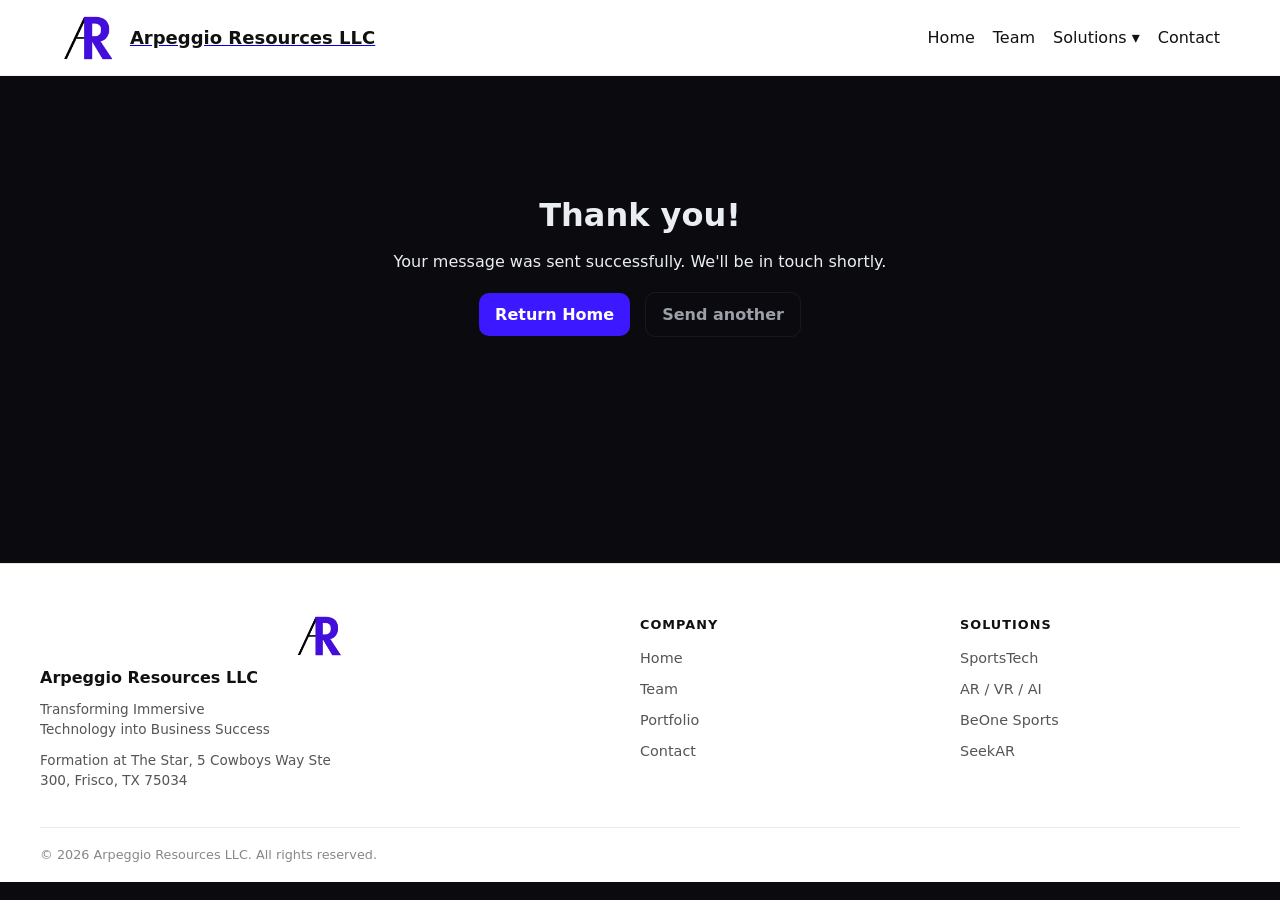
<file: thankyou.html>
﻿<!doctype html>
<html lang="en">
  <head>
    <meta charset="utf-8" />
    <meta name="viewport" content="width=device-width, initial-scale=1" />
    <title>Thank You â€” Arpeggio</title>
    <link rel="stylesheet" href="css/style.css?v=20260608" />
    <link rel="stylesheet" href="css/breakpoints.css?v=20260608" />
    <style>
      .thankyou { max-width:720px; margin:60px auto; text-align:center; padding:28px }
      .thankyou h1{ margin-bottom:12px }
      .thankyou p{ margin-bottom:18px }
    </style>
  </head>
  <body>
    <header class="site-header">
      <div class="header-inner container">
        <a class="brand" href="index.html">
          <img class="brand-logo" src="images/arpeggiologo.png" alt="Arpeggio logo">
          <span class="brand-heading">Arpeggio Resources LLC</span>
        </a>
        <button class="nav-toggle" type="button" aria-expanded="false" aria-label="Open navigation menu">
          <span class="nav-toggle-line" aria-hidden="true"></span>
          <span class="nav-toggle-line" aria-hidden="true"></span>
          <span class="nav-toggle-line" aria-hidden="true"></span>
        </button>
        <nav class="site-nav">
          <a href="index.html">Home</a>
          <a href="team.html">Team</a>
          <div class="nav-dropdown">
            <button class="nav-dropdown-toggle">Solutions &#9662;</button>
            <div class="nav-dropdown-menu">
              <a href="portfolio.html">Portfolio</a>
              <a href="sportstech.html">SportsTech</a>
              <a href="arvrai.html">AR / VR / AI</a>
              <a href="beone.html">BeOne Sports</a>
              <a href="seekar.html">SeekAR</a>
            </div>
          </div>
          <a href="contact.html">Contact</a>
        </nav>
      </div>
    </header>

    <main>
      <div class="container thankyou">
        <h1>Thank you!</h1>
        <p>Your message was sent successfully. We'll be in touch shortly.</p>
        <p><a class="cta" href="index.html">Return Home</a> <a class="cta ghost" href="contact.html" style="margin-left:10px">Send another</a></p>
      </div>
    </main>

    <footer class="site-footer">
      <div class="footer-inner container">
        <div class="footer-brand">
          <img class="footer-logo" src="images/arpeggiologo.png" alt="Arpeggio logo">
          <div class="footer-brand-name">Arpeggio Resources LLC</div>
          <p class="footer-tagline">Transforming Immersive Technology into Business Success</p>
          <p class="footer-address">Formation at The Star, 5 Cowboys Way Ste 300, Frisco, TX 75034</p>
        </div>
        <div class="footer-col">
          <div class="footer-col-title">Company</div>
          <a href="index.html">Home</a>
          <a href="team.html">Team</a>
          <a href="portfolio.html">Portfolio</a>
          <a href="contact.html">Contact</a>
        </div>
        <div class="footer-col">
          <div class="footer-col-title">Solutions</div>
          <a href="sportstech.html">SportsTech</a>
          <a href="arvrai.html">AR / VR / AI</a>
          <a href="beone.html">BeOne Sports</a>
          <a href="seekar.html">SeekAR</a>
        </div>
      </div>
      <div class="footer-bottom container">
        <span>&copy; <script>document.write(new Date().getFullYear())</script> Arpeggio Resources LLC. All rights reserved.</span>
      </div>
    </footer>
  <script src="js/mobile-nav.js"></script>
  </body>
</html>
</file>
<file: css/style.css>
:root{
  --bg:#0b0b0f;
  --card:#0f1115;
  --muted:#9aa0a6;
  --accent:#3b18ff;
  --header-height:76px;
  --max:1200px;
}
*{box-sizing:border-box;margin:0;padding:0}
html,body{height:100%}
body{font-family:Inter,system-ui,Segoe UI,Roboto,Arial;background:var(--bg);color:#eaeef2;line-height:1.45;overflow-x:hidden}
.container{max-width:var(--max);margin:0 auto;padding:0 20px}

/* Header */
.site-header{position:fixed}
header.site-header{position:fixed;left:0;right:0;top:0;height:var(--header-height);display:flex;align-items:center;z-index:1000;background:#ffffff;border-bottom:1px solid rgba(0,0,0,0.06);color:#111}
.header-inner{display:flex;align-items:center;justify-content:space-between;width:100%;max-width:var(--max);margin:0 auto;padding:0 20px}
.brand{display:flex;align-items:center;gap:12px}
.brand-logo{height:44px;width:auto;display:block}
.brand-heading{font-size:18px;color:#111;font-weight:700;line-height:1}
.nav-toggle{display:none;align-items:center;justify-content:center;flex-direction:column;gap:4px;width:46px;height:46px;padding:0;border:1px solid rgba(17,17,17,.12);border-radius:12px;background:#fff;color:#111;cursor:pointer;transition:border-color .2s,box-shadow .2s,background .2s}
.nav-toggle:hover{border-color:rgba(59,24,255,.35);box-shadow:0 8px 20px rgba(17,17,17,.08)}
.nav-toggle:focus-visible{outline:2px solid var(--accent);outline-offset:3px}
.nav-toggle-line{display:block;width:18px;height:2px;border-radius:999px;background:currentColor;transition:transform .2s,opacity .2s}
.site-nav{display:flex;align-items:center}
.site-nav a{color:#111;margin-left:18px;text-decoration:none}
.site-nav a:hover{color:var(--accent)}

/* Nav dropdown */
.nav-dropdown{position:relative;margin-left:18px}
.nav-dropdown-toggle{background:none;border:none;cursor:pointer;font:inherit;font-size:inherit;color:#111;padding:0;display:flex;align-items:center;gap:4px;letter-spacing:inherit}
.nav-dropdown-toggle:hover{color:var(--accent)}
.nav-dropdown-menu{display:none;position:absolute;top:calc(100% + 10px);left:50%;transform:translateX(-50%);background:#fff;border:1px solid rgba(0,0,0,0.08);border-radius:10px;box-shadow:0 8px 24px rgba(0,0,0,0.12);min-width:160px;overflow:hidden;z-index:1100}
.nav-dropdown-menu a{display:block;padding:10px 18px;color:#111;text-decoration:none;font-size:.9rem;white-space:nowrap;margin:0}
.nav-dropdown-menu a:hover{background:rgba(59,24,255,0.06);color:var(--accent)}
.nav-dropdown:hover .nav-dropdown-menu,.nav-dropdown:focus-within .nav-dropdown-menu{display:block}

@media (max-width:860px){
  .header-inner{padding:0 16px}
  .brand-heading{font-size:16px}
  .nav-toggle{display:inline-flex;flex-shrink:0}
  .site-nav{display:none;position:absolute;top:calc(100% + 10px);left:16px;right:16px;flex-direction:column;align-items:stretch;padding:18px;background:#fff;border:1px solid rgba(17,17,17,.08);border-radius:18px;box-shadow:0 18px 40px rgba(0,0,0,.16)}
  .site-header.nav-open .site-nav{display:flex}
  .site-header.nav-open .nav-toggle{background:#f6f7fb;border-color:rgba(59,24,255,.28)}
  .site-header.nav-open .nav-toggle-line:nth-child(1){transform:translateY(6px) rotate(45deg)}
  .site-header.nav-open .nav-toggle-line:nth-child(2){opacity:0}
  .site-header.nav-open .nav-toggle-line:nth-child(3){transform:translateY(-6px) rotate(-45deg)}
  .site-nav > a,.site-nav > .nav-dropdown{margin-left:0;border-bottom:1px solid rgba(17,17,17,.08)}
  .site-nav > a{padding:12px 0}
  .site-nav > :last-child{border-bottom:0}
  .nav-dropdown{padding:12px 0}
  .nav-dropdown-toggle{width:100%;justify-content:space-between;font-weight:700}
  .nav-dropdown-menu{display:block;position:static;top:auto;left:auto;transform:none;min-width:0;margin-top:8px;border:0;border-radius:0;box-shadow:none;padding:0}
  .nav-dropdown-menu a{padding:8px 0 8px 14px;font-size:.95rem;white-space:normal}
}

main{padding-top:calc(var(--header-height) + 28px);padding-bottom:60px}

.hero{display:grid;grid-template-columns:1fr;gap:36px;align-items:center;position:relative;min-height:100vh;padding:0 0 40px;overflow:hidden;justify-items:start;margin-top:calc(-1 * (var(--header-height) + 28px))}
.hero-video{position:absolute;left:50%;top:0;transform:translateX(-50%);width:100vw;height:100%;object-fit:cover;object-position:center 25%;z-index:0;pointer-events:none;filter:brightness(.56) saturate(1.05)}
.hero .container{display:grid;grid-template-columns:minmax(0,1.18fr) minmax(220px,.82fr);align-items:center;gap:clamp(18px,3vw,44px)}
.hero .hero-content{position:relative;z-index:1;text-align:left;padding:calc(var(--header-height) + 16px) 12px 28px 4px;align-self:center;max-width:800px}
.hero-app-bubble-wrap{display:grid;grid-template-columns:auto minmax(160px,1fr);grid-template-areas:'card label' 'card links';align-items:center;column-gap:16px;row-gap:9px;position:relative;z-index:1;text-align:left;padding-top:calc(var(--header-height) + 10px);margin-top:8px;max-width:clamp(340px,35vw,500px);justify-self:end}
.hero-app-bubble-eyebrow{margin:0;font-size:.7rem;font-weight:700;letter-spacing:.18em;text-transform:uppercase;color:rgba(255,255,255,.5)}
.hero-app-bubble-label{grid-area:label;margin:0;font-size:clamp(.9rem,1.1vw,1.04rem);font-weight:500;color:rgba(255,255,255,.92);line-height:1.52;max-width:34ch;font-style:normal;background:rgba(8,10,14,.35);border:1px solid rgba(255,255,255,.08);border-radius:12px;padding:10px 12px}
.hero-app-bubble-links{display:flex;flex-direction:column;align-items:flex-start;gap:5px;margin-top:2px}
.hero-app-bubble-download{font-size:.75rem;font-weight:700;color:#fff;background:rgba(255,255,255,.12);border:1px solid rgba(255,255,255,.3);border-radius:20px;padding:5px 16px;text-decoration:none;letter-spacing:.05em;transition:background .2s,border-color .2s}
.hero-app-bubble-download:hover{background:rgba(255,255,255,.22);border-color:rgba(255,255,255,.6)}
.hero-app-bubble-or{font-size:.65rem;color:rgba(255,255,255,.4);text-transform:uppercase;letter-spacing:.1em}
.hero-app-bubble-more{font-size:.72rem;font-weight:600;color:rgba(255,255,255,.65);text-decoration:none;letter-spacing:.03em;transition:color .2s}
.hero-app-bubble-more:hover{color:#fff}
.hero-app-bubble{grid-area:card;display:block;width:clamp(122px,12vw,180px);border-radius:24px;overflow:hidden;border:1px solid rgba(255,255,255,0.15);box-shadow:0 8px 32px rgba(0,0,0,.45);transition:transform .2s,box-shadow .2s}
.hero-app-bubble:hover{transform:translateY(-5px);box-shadow:0 14px 40px rgba(0,0,0,.6)}
.hero-app-bubble img{width:100%;height:auto;display:block}
.hero-app-bubble-links{grid-area:links;align-items:flex-start;justify-self:start}
.hero-app-icon{width:52px;height:52px;fill:#fff;margin-bottom:6px}
.hero-app-label{font-size:.7rem;color:rgba(255,255,255,.7);letter-spacing:.04em;text-transform:uppercase}
.hero-app-store{font-size:1.25rem;font-weight:700;line-height:1.1}
.hero-app-name{font-size:.8rem;color:rgba(255,255,255,.6);margin-top:4px;letter-spacing:.06em;text-transform:uppercase}
.hero aside{position:relative;z-index:1}
.hero h1{font-size:clamp(2.2rem,4.7vw,3.75rem);line-height:1.03;margin-bottom:14px;max-width:17ch;letter-spacing:-.012em}
.subtitle{color:rgba(234,238,242,.86);font-size:clamp(1.04rem,1.35vw,1.22rem);margin-bottom:20px;max-width:56ch;line-height:1.55}
.cta{display:inline-block;padding:10px 16px;border-radius:10px;background:var(--accent);color:#fff;font-weight:700;text-decoration:none}
.cta.ghost{background:transparent;border:1px solid rgba(255,255,255,0.06);color:var(--muted)}

.hero .cta + .cta{margin-left:10px}

/* Intro strip */
.intro-strip{background:#000;padding:48px 0;text-align:center}
.intro-strip-text{font-size:1.1rem;font-weight:600;color:rgba(255,255,255,0.75);letter-spacing:.04em;margin:0}
.white-strip{background:#fff}
.blue-strip{background:var(--accent)}
.blue-strip .intro-strip-text{color:#fff}

/* Partner pages */
.partner-page-hero{padding:8px 0 16px;text-align:center}
.partner-page-logo{width:220px;height:220px;object-fit:contain;border-radius:20px;margin:8px auto 12px;display:block;box-shadow:0 8px 28px rgba(0,0,0,.4)}
.partner-page-title{font-size:clamp(2rem,5vw,3.2rem);font-weight:800;margin-bottom:12px}
.partner-page-lead{font-size:1.1rem;max-width:60ch;margin:0 auto 24px}
.partner-page-body{margin-top:40px;padding-bottom:60px}
.partner-page-grid{display:grid;grid-template-columns:1fr 380px;gap:36px;align-items:start}
.partner-page-text h2{color:#fff;margin:28px 0 8px;font-size:1.2rem}
.partner-page-text h2:first-child{margin-top:0}
.partner-page-text p{line-height:1.7}
.partner-page-image{min-height:280px;border-radius:14px;overflow:hidden}
@media(max-width:760px){.partner-page-grid{grid-template-columns:1fr}.partner-page-image{min-height:200px}}

/* SeekAR page */
.seekar-hero{position:relative;overflow:hidden;padding:48px 0 32px}
.seekar-hero::before{content:'';position:absolute;inset:0;background:radial-gradient(ellipse 70% 55% at 50% 0%,rgba(59,24,255,.25) 0%,transparent 68%);pointer-events:none;z-index:0}
.seekar-hero>*{position:relative;z-index:1}
.seekar-eyebrow{display:block;margin-bottom:6px;color:rgba(255,255,255,.4)}
.seekar-logo-glow{box-shadow:0 0 48px rgba(80,50,255,.55),0 8px 28px rgba(0,0,0,.5) !important;transition:box-shadow .3s}
.seekar-logo-glow:hover{box-shadow:0 0 72px rgba(100,70,255,.75),0 12px 36px rgba(0,0,0,.6) !important}
.seekar-tagline{font-size:clamp(1.1rem,2.2vw,1.45rem);font-weight:700;color:#fff;margin-bottom:12px;letter-spacing:-.01em}
.seekar-hero-ctas{display:flex;gap:12px;justify-content:center;flex-wrap:wrap;margin-top:8px}
.seekar-cta-ghost{background:transparent;border:1px solid rgba(255,255,255,.18);color:#eaeef2}
.seekar-cta-ghost:hover{background:rgba(255,255,255,.07);border-color:rgba(255,255,255,.4)}

/* Stats bar */
.seekar-stats-bar{display:grid;grid-template-columns:repeat(4,1fr);gap:2px;margin:32px 0;border-radius:16px;overflow:hidden;background:rgba(255,255,255,.03);border:1px solid rgba(255,255,255,.06)}
.seekar-stat{padding:26px 16px;display:flex;flex-direction:column;align-items:center;gap:6px;background:var(--card)}
.seekar-stat-value{font-size:clamp(1.9rem,3vw,2.5rem);font-weight:900;line-height:1;background:linear-gradient(130deg,#fff 0%,rgba(160,140,255,.85) 100%);-webkit-background-clip:text;-webkit-text-fill-color:transparent;background-clip:text}
.seekar-stat-label{font-size:.62rem;font-weight:700;letter-spacing:.14em;text-transform:uppercase;color:var(--muted);text-align:center}
@media(max-width:580px){.seekar-stats-bar{grid-template-columns:1fr 1fr}}

/* Features */
.seekar-features-section{margin:48px 0 40px}
.seekar-section-heading{font-size:clamp(1.25rem,2.2vw,1.65rem);font-weight:800;color:#fff;margin-bottom:6px}
.seekar-section-sub{color:var(--muted);margin-bottom:24px;font-size:.92rem}
.seekar-features-grid{display:grid;grid-template-columns:repeat(3,1fr);gap:14px}
.seekar-feature-card{background:var(--card);border:1px solid rgba(255,255,255,.05);border-radius:14px;padding:24px 20px;transition:border-color .2s,transform .2s}
.seekar-feature-card:hover{border-color:rgba(90,60,255,.5);transform:translateY(-3px)}
.seekar-feature-icon{display:block;font-size:1.1rem;margin-bottom:12px;color:var(--accent);opacity:.8}
.seekar-feature-card h3{color:#fff;font-size:.95rem;margin-bottom:8px;font-weight:700}
.seekar-feature-card p{font-size:.86rem;line-height:1.65;color:var(--muted)}
@media(max-width:760px){.seekar-features-grid{grid-template-columns:1fr 1fr}}
@media(max-width:480px){.seekar-features-grid{grid-template-columns:1fr}}

/* Player steps */
.seekar-player-section{margin-bottom:60px}
.seekar-steps-grid{display:grid;grid-template-columns:repeat(4,1fr);gap:14px}
.seekar-step{background:var(--card);border:1px solid rgba(255,255,255,.05);border-radius:14px;padding:24px 20px;transition:border-color .2s,transform .2s}
.seekar-step:hover{border-color:rgba(90,60,255,.4);transform:translateY(-3px)}
.seekar-step-num{display:block;font-size:2.8rem;font-weight:900;line-height:1;margin-bottom:12px;background:linear-gradient(135deg,var(--accent) 0%,rgba(140,120,255,.4) 100%);-webkit-background-clip:text;-webkit-text-fill-color:transparent;background-clip:text}
.seekar-step h3{color:#fff;font-size:.95rem;margin-bottom:6px;font-weight:700}
.seekar-step p{font-size:.86rem;line-height:1.65;color:var(--muted)}
@media(max-width:760px){.seekar-steps-grid{grid-template-columns:1fr 1fr}}
@media(max-width:480px){.seekar-steps-grid{grid-template-columns:1fr}}

/* BeOne Sports page */
.beone-hero{position:relative;overflow:hidden;padding:48px 0 32px}
.beone-hero::before{content:'';position:absolute;inset:0;background:radial-gradient(ellipse 70% 55% at 50% 0%,rgba(212,160,0,.2) 0%,transparent 68%);pointer-events:none;z-index:0}
.beone-hero>*{position:relative;z-index:1}
.beone-eyebrow{display:block;margin-bottom:6px;color:rgba(255,255,255,.4)}
.beone-logo-glow{box-shadow:0 0 48px rgba(220,170,0,.45),0 8px 28px rgba(0,0,0,.5) !important;transition:box-shadow .3s}
.beone-logo-glow:hover{box-shadow:0 0 72px rgba(240,190,0,.65),0 12px 36px rgba(0,0,0,.6) !important}
.beone-tagline{font-size:clamp(1.1rem,2.2vw,1.45rem);font-weight:700;color:#fff;margin-bottom:12px;letter-spacing:-.01em}
.beone-hero-ctas{display:flex;gap:12px;justify-content:center;flex-wrap:wrap;margin-top:8px}
.beone-cta{background:#d4a000;color:#000 !important}
.beone-cta:hover{background:#f0bb00}
.beone-cta-ghost{background:transparent;border:1px solid rgba(255,255,255,.18);color:#eaeef2;display:inline-block;padding:10px 16px;border-radius:10px;font-weight:700;text-decoration:none;transition:background .2s,border-color .2s}
.beone-cta-ghost:hover{background:rgba(255,255,255,.07);border-color:rgba(255,255,255,.4)}

.beone-stats-bar{display:grid;grid-template-columns:repeat(4,1fr);gap:2px;margin:32px 0;border-radius:16px;overflow:hidden;background:rgba(255,255,255,.03);border:1px solid rgba(255,255,255,.06)}
.beone-stat{padding:26px 16px;display:flex;flex-direction:column;align-items:center;gap:6px;background:var(--card)}
.beone-stat-value{font-size:clamp(1.5rem,2.5vw,2.1rem);font-weight:900;line-height:1;background:linear-gradient(130deg,#fff 0%,rgba(240,190,0,.9) 100%);-webkit-background-clip:text;-webkit-text-fill-color:transparent;background-clip:text;text-align:center}
.beone-stat-label{font-size:.62rem;font-weight:700;letter-spacing:.14em;text-transform:uppercase;color:var(--muted);text-align:center}
@media(max-width:580px){.beone-stats-bar{grid-template-columns:1fr 1fr}}

.beone-features-section{margin:48px 0 40px}
.beone-section-heading{font-size:clamp(1.25rem,2.2vw,1.65rem);font-weight:800;color:#fff;margin-bottom:6px}
.beone-section-sub{color:var(--muted);margin-bottom:24px;font-size:.92rem}
.beone-features-grid{display:grid;grid-template-columns:repeat(3,1fr);gap:14px}
.beone-feature-card{background:var(--card);border:1px solid rgba(255,255,255,.05);border-radius:14px;padding:24px 20px;transition:border-color .2s,transform .2s}
.beone-feature-card:hover{border-color:rgba(212,160,0,.5);transform:translateY(-3px)}
.beone-feature-icon{display:block;font-size:1.1rem;margin-bottom:12px;color:#d4a000;opacity:.9}
.beone-feature-card h3{color:#fff;font-size:.95rem;margin-bottom:8px;font-weight:700}
.beone-feature-card p{font-size:.86rem;line-height:1.65;color:var(--muted)}
@media(max-width:760px){.beone-features-grid{grid-template-columns:1fr 1fr}}
@media(max-width:480px){.beone-features-grid{grid-template-columns:1fr}}

.beone-steps-section{margin-bottom:60px}
.beone-steps-grid{display:grid;grid-template-columns:repeat(4,1fr);gap:14px}
.beone-step{background:var(--card);border:1px solid rgba(255,255,255,.05);border-radius:14px;padding:24px 20px;transition:border-color .2s,transform .2s}
.beone-step:hover{border-color:rgba(212,160,0,.45);transform:translateY(-3px)}
.beone-step-num{display:block;font-size:2.8rem;font-weight:900;line-height:1;margin-bottom:12px;background:linear-gradient(135deg,#d4a000 0%,rgba(212,160,0,.35) 100%);-webkit-background-clip:text;-webkit-text-fill-color:transparent;background-clip:text}
.beone-step h3{color:#fff;font-size:.95rem;margin-bottom:6px;font-weight:700}
.beone-step p{font-size:.86rem;line-height:1.65;color:var(--muted)}
@media(max-width:760px){.beone-steps-grid{grid-template-columns:1fr 1fr}}
@media(max-width:480px){.beone-steps-grid{grid-template-columns:1fr}}

/* SportsTech page */
.stech-hero{position:relative;overflow:hidden;padding:48px 0 36px}
.stech-hero::before{content:'';position:absolute;inset:0;background:radial-gradient(ellipse 70% 55% at 50% 0%,rgba(6,182,212,.18) 0%,transparent 68%);pointer-events:none;z-index:0}
.stech-hero>*{position:relative;z-index:1}
.stech-eyebrow{display:block;margin-bottom:6px;color:rgba(255,255,255,.4)}
.stech-tagline{font-size:clamp(1.1rem,2.2vw,1.45rem);font-weight:700;color:#fff;margin-bottom:12px;letter-spacing:-.01em}
.stech-hero-ctas{display:flex;gap:12px;justify-content:center;flex-wrap:wrap;margin-top:8px}
.stech-cta-ghost{background:transparent;border:1px solid rgba(255,255,255,.18);color:#eaeef2;display:inline-block;padding:10px 16px;border-radius:10px;font-weight:700;text-decoration:none;transition:background .2s,border-color .2s}
.stech-cta-ghost:hover{background:rgba(255,255,255,.07);border-color:rgba(255,255,255,.4)}

.stech-stats-bar{display:grid;grid-template-columns:repeat(4,1fr);gap:2px;margin:32px 0;border-radius:16px;overflow:hidden;background:rgba(255,255,255,.03);border:1px solid rgba(255,255,255,.06)}
.stech-stat{padding:26px 16px;display:flex;flex-direction:column;align-items:center;gap:6px;background:var(--card)}
.stech-stat-value{font-size:clamp(1.4rem,2.4vw,2rem);font-weight:900;line-height:1;background:linear-gradient(130deg,#fff 0%,rgba(6,182,212,.9) 100%);-webkit-background-clip:text;-webkit-text-fill-color:transparent;background-clip:text;text-align:center}
.stech-stat-label{font-size:.62rem;font-weight:700;letter-spacing:.14em;text-transform:uppercase;color:var(--muted);text-align:center}
@media(max-width:580px){.stech-stats-bar{grid-template-columns:1fr 1fr}}

.stech-grid{display:grid;grid-template-columns:repeat(3,1fr);gap:18px;margin-top:8px}
.stech-cap-card{border:1px solid rgba(255,255,255,.06) !important;background:var(--card) !important;transition:border-color .2s,transform .2s !important}
.stech-cap-card:hover{border-color:rgba(6,182,212,.4) !important;transform:translateY(-3px) !important}
.stech-cap-icon{display:block;font-size:1rem;margin-bottom:12px;color:#06b6d4;opacity:.85}
.stech-cap-card h3{color:#fff !important;font-size:.95rem;margin-bottom:8px}

.stech-partners{margin-top:52px}
.stech-partners-heading{margin-bottom:28px;border-left:3px solid #06b6d4;padding-left:14px}
.stech-partners-eyebrow{display:block;font-size:.65rem;font-weight:800;letter-spacing:.18em;text-transform:uppercase;color:rgba(255,255,255,.35);margin-bottom:5px}
.stech-partners-heading h2{color:#fff;font-size:1.4rem;font-weight:800;margin:0}
.stech-partner-row{display:flex;flex-wrap:wrap;justify-content:center;gap:20px}
.stech-partner-card{display:flex;flex-direction:column;align-items:center;gap:10px;background:var(--card);border:1px solid rgba(255,255,255,0.05);border-radius:14px;padding:20px 28px;text-decoration:none;color:#eaeef2;transition:border-color .2s,transform .2s}
.stech-partner-card:hover{border-color:#06b6d4;transform:translateY(-3px)}
.stech-partner-card img{width:80px;height:80px;object-fit:contain;border-radius:12px}
.stech-partner-card span{font-size:.9rem;font-weight:600}
@media(max-width:760px){.stech-grid{grid-template-columns:1fr}}

/* AR/VR/AI page */
.arvrai-hero{position:relative;overflow:hidden;padding:48px 0 36px}
.arvrai-hero::before{content:'';position:absolute;inset:0;background:radial-gradient(ellipse 38% 50% at 22% 0%,rgba(59,24,255,.22) 0%,transparent 60%),radial-gradient(ellipse 38% 50% at 78% 0%,rgba(255,140,0,.16) 0%,transparent 60%),radial-gradient(ellipse 30% 40% at 50% 0%,rgba(0,200,150,.12) 0%,transparent 52%);pointer-events:none;z-index:0}
.arvrai-hero>*{position:relative;z-index:1}
.arvrai-eyebrow{display:block;margin-bottom:10px;color:rgba(255,255,255,.4)}
.arvrai-hero-labels{display:flex;gap:8px;justify-content:center;margin-bottom:6px}
.arvrai-tagline{font-size:clamp(1.1rem,2.2vw,1.45rem);font-weight:700;color:#fff;margin-bottom:12px;letter-spacing:-.01em}
.arvrai-hero-ctas{display:flex;gap:12px;justify-content:center;flex-wrap:wrap;margin-top:8px}
.arvrai-cta-ghost{background:transparent;border:1px solid rgba(255,255,255,.18);color:#eaeef2;display:inline-block;padding:10px 16px;border-radius:10px;font-weight:700;text-decoration:none;transition:background .2s,border-color .2s}
.arvrai-cta-ghost:hover{background:rgba(255,255,255,.07);border-color:rgba(255,255,255,.4)}

.arvr-pillar-grid{display:grid;grid-template-columns:repeat(3,1fr);gap:22px;margin-top:8px}
.arvr-pillar{background:var(--card);border:1px solid rgba(255,255,255,0.04);border-top-width:2px;border-radius:14px;padding:28px 24px;transition:transform .2s,box-shadow .2s}
.arvr-pillar:hover{transform:translateY(-4px)}
.arvr-pillar--ar{border-top-color:#7c6dff}.arvr-pillar--ar:hover{box-shadow:0 10px 36px rgba(100,80,255,.16)}
.arvr-pillar--vr{border-top-color:#00c896}.arvr-pillar--vr:hover{box-shadow:0 10px 36px rgba(0,200,150,.14)}
.arvr-pillar--ai{border-top-color:#ff9a30}.arvr-pillar--ai:hover{box-shadow:0 10px 36px rgba(255,140,0,.14)}
.arvr-pillar h2{color:#fff;font-size:1.2rem;margin:10px 0 10px}
.arvr-pillar p{line-height:1.65;margin-bottom:14px}
.arvr-pillar-label{display:inline-block;font-size:.65rem;font-weight:800;letter-spacing:.18em;padding:4px 10px;border-radius:20px}
.arvr-pillar-label.ar{background:rgba(59,24,255,.18);color:#7c6dff}
.arvr-pillar-label.vr{background:rgba(0,200,150,.12);color:#00c896}
.arvr-pillar-label.ai{background:rgba(255,140,0,.12);color:#ff9a30}
.arvr-list{padding-left:16px;display:flex;flex-direction:column;gap:5px;font-size:.88rem}
@media(max-width:760px){.arvr-pillar-grid{grid-template-columns:1fr}}

.arvrai-projects-heading{margin:52px 0 24px;border-left:3px solid var(--accent);padding-left:14px}
.arvrai-projects-eyebrow{display:block;font-size:.65rem;font-weight:800;letter-spacing:.18em;text-transform:uppercase;color:rgba(255,255,255,.35);margin-bottom:5px}
.arvrai-projects-heading h2{color:#fff;font-size:1.4rem;font-weight:800;margin:0}
.partner-logo{width:80px;height:80px;object-fit:cover;border-radius:16px;margin-bottom:12px;display:block;margin-left:auto;margin-right:auto;box-shadow:0 4px 16px rgba(0,0,0,.35)}
.partner-logo--full{width:100%;max-width:400px;height:auto;object-fit:contain;border-radius:12px;box-shadow:none}
.partner-strip-inner{display:flex;justify-content:center}
.partner-strip-text{max-width:600px;text-align:center}
.partner-eyebrow{font-size:.7rem;font-weight:700;letter-spacing:.18em;text-transform:uppercase;color:rgba(255,255,255,.4)}
.white-strip .partner-eyebrow{color:rgba(0,0,0,.35)}
.partner-name{font-size:1.8rem;font-weight:800;color:#fff;margin:6px 0 10px}
.white-strip .partner-name{color:#111}
.partner-desc{font-size:.95rem;line-height:1.65;color:rgba(255,255,255,.65);margin-bottom:16px}
.white-strip .partner-desc{color:#444}
.partner-link{display:inline-block;font-size:.85rem;font-weight:700;letter-spacing:.04em;color:#fff;text-decoration:none;border-bottom:1px solid rgba(255,255,255,.3);padding-bottom:1px;transition:border-color .2s,color .2s}
.partner-link:hover{border-color:#fff}
.white-strip .partner-link{color:var(--accent);border-color:rgba(59,24,255,.3)}
.white-strip .partner-link:hover{border-color:var(--accent)}

/* Highlight section (below hero) */
.highlight{position:relative;overflow:hidden;display:flex;align-items:center;min-height:clamp(540px,72vh,760px);width:100vw;margin-left:calc(50% - 50vw);margin-right:calc(50% - 50vw);padding:72px max(42px,calc((100vw - var(--max)) / 2 + 42px));margin-top:28px;border-radius:0;background:#09111d;box-sizing:border-box}
.highlight--video-bg{isolation:isolate}
.highlight-bg-video{position:absolute;inset:0;width:100%;height:100%;object-fit:cover;z-index:0}
.highlight-bg-overlay{position:absolute;inset:0;z-index:1;background:linear-gradient(90deg,rgba(6,10,18,.86) 0%,rgba(6,10,18,.7) 42%,rgba(6,10,18,.38) 100%)}
.highlight-content{position:relative;z-index:2;max-width:640px}
.highlight-text h2{color:#fff;margin-bottom:8px}
.highlight-text p{color:rgba(255,255,255,.78);line-height:1.7}
.highlight--video-bg .highlight-eyebrow{color:rgba(255,255,255,.52)}

@media (max-width:980px){
  .highlight{min-height:440px;padding:48px 24px}
  .highlight-content{max-width:100%}
}

/* Cards & features */
.card{background:var(--card);padding:18px;border-radius:12px;margin-top:12px}
.features{display:grid;grid-template-columns:repeat(3,1fr);gap:18px;margin-top:28px}
.feature-card{background:linear-gradient(180deg,rgba(255,255,255,.03),rgba(255,255,255,.01));padding:24px;border-radius:16px;border:1px solid rgba(255,255,255,.06);transition:border-color .2s,transform .2s}
.feature-card:hover{border-color:rgba(255,255,255,.14);transform:translateY(-2px)}
.feature-card h3{color:var(--accent);margin-bottom:8px}
.feature-card-icon{font-size:1.5rem;display:block;margin-bottom:14px;filter:drop-shadow(0 0 10px rgba(59,24,255,.4))}
.muted{color:var(--muted)}

/* Portfolio page */
.portfolio-hero{text-align:center;padding:48px 0 40px;position:relative;overflow:hidden}
.portfolio-hero::before{content:'';position:absolute;inset:0;background:radial-gradient(ellipse 65% 50% at 50% 0%,rgba(59,24,255,.18) 0%,transparent 68%);pointer-events:none}
.portfolio-hero>*{position:relative;z-index:1}
.portfolio-eyebrow{display:block;margin-bottom:6px}
.portfolio-tagline{font-size:clamp(1rem,2vw,1.3rem);font-weight:600;color:#fff;margin:10px auto 20px;max-width:52ch;opacity:.85}
.portfolio-hero-ctas{display:flex;gap:12px;justify-content:center;flex-wrap:wrap}
.portfolio-cta-ghost{background:transparent;border:1px solid rgba(255,255,255,.18);color:#eaeef2;display:inline-block;padding:10px 16px;border-radius:10px;font-weight:700;text-decoration:none;transition:background .2s,border-color .2s}
.portfolio-cta-ghost:hover{background:rgba(255,255,255,.07);border-color:rgba(255,255,255,.4)}

.portfolio-card-meta{display:flex;align-items:center;gap:10px;margin-bottom:14px}
.portfolio-num{font-size:2rem;font-weight:900;line-height:1;background:linear-gradient(130deg,rgba(255,255,255,.15) 0%,rgba(255,255,255,.05) 100%);-webkit-background-clip:text;-webkit-text-fill-color:transparent;background-clip:text;letter-spacing:-.02em}
.portfolio-tag{display:inline-block;font-size:.6rem;font-weight:800;letter-spacing:.16em;text-transform:uppercase;padding:4px 10px;border-radius:20px}
.portfolio-tag.tag-3d{background:rgba(59,24,255,.2);color:#9d8fff}
.portfolio-tag.tag-web{background:rgba(6,182,212,.15);color:#22d3ee}
.portfolio-tag.tag-photo{background:rgba(212,160,0,.15);color:#fbbf24}

/* Home page */
.hero-accent{background:linear-gradient(90deg,#fff 0%,rgba(190,170,255,.9) 100%);-webkit-background-clip:text;-webkit-text-fill-color:transparent;background-clip:text}
.hero-eyebrow{display:inline-flex;align-items:center;gap:8px;margin-bottom:18px;padding:7px 12px;border:1px solid rgba(156,139,255,.35);border-radius:999px;background:rgba(59,24,255,.12);color:#d9d3ff;font-size:.7rem;font-weight:800;letter-spacing:.16em;text-transform:uppercase}
.hero-eyebrow::before{content:'';width:7px;height:7px;border-radius:50%;background:#8f7cff;box-shadow:0 0 14px #8f7cff}
.hero-proof{display:flex;flex-wrap:wrap;gap:10px;margin-top:24px;color:rgba(255,255,255,.64);font-size:.82rem}
.hero-proof span{padding:8px 11px;border:1px solid rgba(255,255,255,.1);border-radius:999px;background:rgba(255,255,255,.04)}
.hero-proof strong{color:#fff}
.hero-content h1{max-width:12ch;letter-spacing:-.04em}
.hero-content .subtitle{max-width:54ch;font-size:1.05rem;line-height:1.7}
.home-partners{padding:56px 0;margin-top:0;border-top:1px solid rgba(255,255,255,.05);scroll-margin-top:calc(var(--header-height) + 20px)}
.home-partners-header{text-align:center;margin-bottom:40px}
.home-partners-eyebrow{display:block;font-size:.65rem;font-weight:800;letter-spacing:.18em;text-transform:uppercase;color:rgba(255,255,255,.3);margin-bottom:8px}
.home-partners-header h2{color:#fff;font-size:clamp(1.3rem,2.5vw,1.8rem);font-weight:800;margin:0}
.home-partner-grid{display:grid;grid-template-columns:1fr 1fr;gap:20px}
.home-partner-card{display:flex;flex-direction:row;background:var(--card);border:1px solid rgba(255,255,255,.06);border-radius:18px;overflow:hidden;transition:border-color .2s,transform .2s;min-height:240px}
.home-partner-card:hover{border-color:rgba(255,255,255,.14);transform:translateY(-3px)}
.home-partner-card-img{flex:0 0 38%;min-height:100%;background:#0a0a0e;display:flex;align-items:center;justify-content:center;padding:24px;border-right:1px solid rgba(255,255,255,.05)}
.home-partner-logo-link{display:flex;align-items:center;justify-content:center;width:100%;height:100%;min-height:120px;text-decoration:none;border-radius:10px;outline:0}
.home-partner-logo-link:focus-visible{box-shadow:0 0 0 3px rgba(59,24,255,.5)}
.home-partner-card-img img{max-width:100%;max-height:100%;object-fit:contain;display:block}
.home-partner-card-body{flex:1;padding:26px 28px;display:flex;flex-direction:column}
.home-partner-tag{display:inline-block;font-size:.6rem;font-weight:800;letter-spacing:.14em;text-transform:uppercase;padding:4px 10px;border-radius:20px;background:rgba(59,24,255,.18);color:#9d8fff;margin-bottom:12px;align-self:flex-start}
.home-partner-name{color:#fff;font-size:1.3rem;font-weight:800;margin:0 0 10px}
.home-partner-desc{color:var(--muted);line-height:1.65;font-size:.9rem;margin-bottom:20px;flex:1}
.home-partner-card--seekar{margin-top:18px}
@media(max-width:900px){
  .home-partner-grid{grid-template-columns:1fr}
  .home-partner-card{min-height:220px}
  .home-partner-card--seekar{margin-top:0}
  .home-partner-card-img{flex-basis:34%;padding:20px}
  .home-partner-card-body{padding:22px 24px}
}
@media(max-width:640px){
  .home-partner-grid{grid-template-columns:1fr}
  .home-partner-card{flex-direction:column;min-height:auto}
  .home-partner-card-img{flex:0 0 auto;height:160px;border-right:0;border-bottom:1px solid rgba(255,255,255,.05)}
  .home-partner-card-body{position:relative;z-index:1;padding:18px 18px 20px;background:var(--card)}
  .home-partner-tag{color:#c2b7ff;background:rgba(59,24,255,.24)}
  .home-partner-name{color:#fff}
  .home-partner-desc{display:block;color:#d1d7de;opacity:1}
}
.home-features-header{text-align:center;margin:56px 0 28px}
.home-features-eyebrow{display:block;font-size:.65rem;font-weight:800;letter-spacing:.18em;text-transform:uppercase;color:rgba(255,255,255,.3);margin-bottom:8px}
.home-features-header h2{color:#fff;font-size:clamp(1.25rem,2.5vw,1.7rem);font-weight:800;margin:0}
.highlight-eyebrow{display:block;font-size:.65rem;font-weight:800;letter-spacing:.18em;text-transform:uppercase;color:rgba(255,255,255,.3);margin-bottom:8px}

.info-section{padding:44px 0;border-top:1px solid rgba(255,255,255,0.05)}

/* Contact form */
.form-group{display:flex;flex-direction:column;margin-bottom:12px}
.form-group input,.form-group textarea{padding:10px;border-radius:8px;border:1px solid rgba(255,255,255,0.04);background:transparent;color:inherit}
.submit-button{background:var(--accent);color:#000;padding:10px 12px;border-radius:10px;font-weight:700;border:0}

/* Footer */
footer.site-footer{color:#555;border-top:1px solid rgba(0,0,0,0.1);margin-top:60px;background:#fff}
.footer-inner{display:grid;grid-template-columns:2fr 1fr 1fr;gap:40px;padding:52px 0 36px}
.footer-brand{display:flex;flex-direction:column;gap:10px}
.footer-logo{height:40px;width:auto;object-fit:contain}
.footer-brand-name{font-weight:700;color:#111;font-size:1rem}
.footer-tagline{font-size:.85rem;line-height:1.5;max-width:28ch}
.footer-address{font-size:.85rem;line-height:1.5;color:#555;max-width:34ch}
.footer-col{display:flex;flex-direction:column;gap:10px}
.footer-col-title{font-weight:700;color:#111;font-size:.8rem;text-transform:uppercase;letter-spacing:.08em;margin-bottom:4px}
.footer-col a{color:#555;text-decoration:none;font-size:.9rem;transition:color .2s}
.footer-col a:hover{color:#000}
.footer-bottom{padding:18px 0;border-top:1px solid rgba(0,0,0,0.08);font-size:.8rem;color:#888}
@media(max-width:760px){.footer-inner{grid-template-columns:1fr 1fr;gap:28px}.footer-brand{grid-column:1/-1}}

/* Responsive */
@media (max-width:980px){.hero{grid-template-columns:1fr;min-height:80vh}.features{grid-template-columns:repeat(2,1fr)}}
@media (max-width:640px){.hero{min-height:70vh}.hero .container{grid-template-columns:1fr}.hero-app-bubble-wrap{justify-content:center;padding-bottom:32px}.features{grid-template-columns:1fr}.brand-logo{height:40px}.header-inner{padding:0 12px}}
@media (max-width:640px){.hero-eyebrow{font-size:.6rem}.hero-proof{gap:7px}.hero-proof span{font-size:.74rem;padding:7px 9px}.hero-content h1{max-width:14ch}}

/* Team page */

.team-hero{position:relative;overflow:hidden;padding:56px 0 18px}
.team-hero::before{content:'';position:absolute;inset:-20% -10% auto;background:radial-gradient(circle at top left,rgba(59,24,255,.22),transparent 42%),radial-gradient(circle at top right,rgba(255,255,255,.08),transparent 34%);height:420px;pointer-events:none}
.team-hero > *{position:relative;z-index:1}
.team-kicker{display:inline-flex;align-items:center;gap:8px;padding:7px 12px;border-radius:999px;background:rgba(59,24,255,.12);border:1px solid rgba(59,24,255,.2);color:#d9d3ff;font-size:.72rem;font-weight:800;letter-spacing:.16em;text-transform:uppercase;margin-bottom:14px}
.team-hero h1{font-size:clamp(2.1rem,5vw,3.75rem);line-height:1.02;margin-bottom:14px;max-width:10ch;letter-spacing:-.03em}
.team-hero .lead{color:var(--muted);max-width:64ch;font-size:1.05rem;line-height:1.7}
.team-pills{display:flex;flex-wrap:wrap;gap:10px;margin-top:20px}
.team-pill{display:inline-flex;align-items:center;padding:8px 12px;border-radius:999px;background:rgba(255,255,255,.04);border:1px solid rgba(255,255,255,.06);color:#d7dbe2;font-size:.84rem;font-weight:600}
.team-list{display:grid;grid-template-columns:1fr;gap:26px;align-items:start;max-width:var(--max);margin-top:34px}
.member-card{background:var(--card);padding:20px;border-radius:14px;border:1px solid rgba(255,255,255,0.03);display:grid;grid-template-columns:1fr 320px;gap:20px;align-items:center;box-shadow:0 14px 40px rgba(0,0,0,0.45)}
.member-card{transition:transform .25s cubic-bezier(.2,.9,.25,1),box-shadow .25s;transform-style:preserve-3d;will-change:transform}
.member-photo{height:220px;border-radius:10px;background:linear-gradient(180deg,#1b1d21,#0f1115);overflow:hidden;display:block}
.member-card h3{margin:0;font-size:1.2rem}
.member-role{color:var(--muted);font-size:0.95rem;font-weight:600;margin-top:6px}
.member-bio{color:var(--muted);font-size:0.98rem;line-height:1.6;margin-top:12px}

/* place image in the right column and text in the left */
.member-card > .member-photo{grid-column:2}
.member-card > h3,.member-card > .member-role,.member-card > .member-bio{grid-column:1}

/* New: center the member-details vertically */
.member-details{display:flex;flex-direction:column;justify-content:center;grid-column:1}
.member-details h3{margin:0}
.member-details .member-role{margin-top:8px}
.member-details .member-bio{margin-top:12px}

.member-card--spotlight{grid-template-columns:minmax(0,1.15fr) minmax(320px,.85fr);gap:34px;padding:34px;border-radius:24px;background:
  linear-gradient(135deg,rgba(255,255,255,.06),rgba(255,255,255,.02)),
  linear-gradient(180deg,rgba(59,24,255,.08),rgba(0,0,0,0));
  border:1px solid rgba(255,255,255,.06);box-shadow:0 24px 60px rgba(0,0,0,.5)}
.member-card--spotlight .member-details{padding-right:18px}
.member-card--spotlight .member-details h3{font-size:clamp(2rem,4vw,3.4rem);line-height:1.02;letter-spacing:-.02em}
.member-card--spotlight .member-role{display:inline-flex;align-self:flex-start;margin-top:12px;padding:7px 10px;border-radius:999px;background:rgba(59,24,255,.12);border:1px solid rgba(59,24,255,.18);color:#e5ddff}
.member-card--spotlight .member-bio{font-size:1.05rem;line-height:1.75;max-width:58ch}
.member-card--spotlight .member-photo{height:100%;min-height:420px;border-radius:18px}
.member-card--spotlight .member-photo img{border-radius:18px}
.member-highlights{display:flex;flex-wrap:wrap;gap:10px;margin-top:18px}
.member-highlight{padding:8px 12px;border-radius:999px;background:rgba(255,255,255,.04);border:1px solid rgba(255,255,255,.06);color:#eef1f5;font-size:.82rem;font-weight:700}

/* Reid is secondary by design */
.member-card--support{grid-template-columns:minmax(0,1fr) 260px;gap:24px;padding:24px;border-radius:18px;opacity:.96}
.member-card--support .member-details h3{font-size:1.5rem}
.member-card--support .member-role{font-size:.86rem;letter-spacing:.04em;text-transform:uppercase}
.member-card--support .member-photo{height:220px;border-radius:14px}
.member-card--support .member-photo img{border-radius:14px}

@media (max-width:1100px){
  .member-card--spotlight{grid-template-columns:1fr 42vw}
  .member-card--spotlight .member-photo{min-height:360px}
  .member-card--support{grid-template-columns:1fr 240px}
}

@media (max-width:760px){
  .team-hero{padding:42px 0 10px}
  .team-pills{gap:8px}
  .member-card--spotlight,.member-card--support{grid-template-columns:1fr;gap:16px;padding:20px}
  .member-card--spotlight .member-photo,.member-card--support .member-photo{height:260px;min-height:260px}
  .member-card--spotlight .member-details h3{font-size:1.75rem}
  .member-card--spotlight .member-bio{font-size:.98rem}
  .member-card--support .member-details h3{font-size:1.25rem}
}

/* Fit-specific image: show entire image instead of cropping */
.member-photo img.fit-image{object-fit:contain;object-position:center;background:#0b0b0f}

/* BeONE-specific card: show full image with balanced layout */
.member-card--beone{grid-template-columns:1fr 360px;gap:28px;padding:28px;border-radius:14px}
.member-card--beone .member-details{padding-right:20px}
.member-card--beone .member-details h3{font-size:1.6rem}
.member-card--beone .member-details .member-bio{font-size:1rem;line-height:1.6;color:var(--muted)}
.member-card--beone .member-photo{height:320px;border-radius:10px;overflow:hidden}
.member-card--beone .member-photo img{width:100%;height:100%;object-fit:contain;object-position:center;background:#0b0b0f}

@media (max-width:900px){
  .member-card--beone{grid-template-columns:1fr;gap:18px}
  .member-card--beone .member-photo{height:220px}
}

/* Partners divider between team entries */
.partners-divider{display:flex;align-items:center;justify-content:center;padding:22px 0;margin:26px 0 8px}
.partners-divider h2{color:#fff;font-size:1.1rem;font-weight:600;text-align:center}

@media (max-width:900px){
  .member-card{grid-template-columns:1fr 260px}
}

@media (max-width:640px){
  .member-card{grid-template-columns:1fr;gap:12px}
  .member-photo{height:200px}
}

/* Info sections (image + rounded text card) */
.info-section{padding:44px 0;border-top:1px solid rgba(255,255,255,0.02)}

/* unified rounded box that contains media + info side-by-side */
.info-box{display:flex;gap:28px;align-items:stretch;border-radius:28px;overflow:hidden;background:linear-gradient(180deg,rgba(255,255,255,0.03),rgba(255,255,255,0.01));box-shadow:0 20px 50px rgba(0,0,0,0.45)}
.info-box .info-image{flex:0 0 48%;min-width:220px}
.info-box .info-image img{width:100%;height:100%;object-fit:cover;display:block}

/* Screenshot helper: show whole screenshot without cropping */
.info-box .info-image img.screenshot{object-fit:contain;background:#0b0b0f}
.info-box .info-card{flex:1;padding:28px 32px;color:var(--muted);display:flex;flex-direction:column;justify-content:center}
.info-card h3{color:#fff;margin-bottom:12px}
.info-card p{line-height:1.6}
.info-section.rev .info-box{flex-direction:row-reverse}

@media (max-width:900px){
  .info-box{flex-direction:column}
  .info-box .info-image{flex:0 0 auto;width:100%;min-height:200px}
  /* reduce the large top padding on narrow screens so content doesn't feel cramped */
  .info-box .info-card, .info-section .info-card{padding:28px 20px}
}

/* Contact section */
.contact-section{padding:28px}
.contact-grid{display:grid;grid-template-columns:1fr 360px;gap:28px;align-items:start}
.contact-form h2{margin-top:0;margin-bottom:8px}
.contact-form .form-group label{display:block;margin-bottom:6px;color:var(--muted)}
.contact-form input,.contact-form textarea{width:100%}
.contact-form .form-group input,.contact-form .form-group textarea{background:#fff;color:#000;border:1px solid rgba(0,0,0,0.08);padding:10px;border-radius:8px}
.contact-form .form-group input::placeholder,.contact-form .form-group textarea::placeholder{color:#6b6b6b}
.contact-info h3{margin-top:0;color:#fff}

@media (max-width:980px){
  .contact-grid{grid-template-columns:1fr}
}

/* Media helpers for portfolio */
.media-placeholder{background:#000;border-radius:18px;overflow:hidden;display:flex;align-items:center;justify-content:center;color:var(--muted);min-height:220px}
.media-placeholder img,.media-placeholder video{width:100%;height:auto;display:block}
.info-section .info-card{padding:40px 32px 28px}

/* Project videos: responsive grid — smaller cards and side-by-side when possible */
.project-videos{display:grid;grid-template-columns:repeat(auto-fit,minmax(320px,1fr));gap:12px;border-radius:12px;overflow:hidden;align-items:start}
.project-videos iframe,.project-videos .yt-thumb,.project-videos .video-player{width:100%;aspect-ratio:16/9;border:0;border-radius:10px;background:#000;overflow:hidden;display:block}
.project-videos .yt-thumb{cursor:pointer}
.project-videos .yt-thumb img{width:100%;height:100%;object-fit:cover;display:block}
.project-videos .yt-thumb .play-btn{width:64px;height:64px}
.project-videos .yt-thumb .label{font-size:13px;padding:7px 10px}
.project-videos .project-videos-media{position:relative;margin:0;width:100%;aspect-ratio:16/9;border-radius:10px;overflow:hidden;background:#090909;display:block}
.project-videos .project-videos-media img{width:100%;height:100%;object-fit:cover;display:block}
.project-videos .project-videos-media .label{position:absolute;left:12px;bottom:12px;background:rgba(0,0,0,0.45);color:#fff;padding:6px 10px;border-radius:8px;font-size:13px}

/* Local project video player */
.video-player{width:100%;aspect-ratio:16/9;border:0;border-radius:10px;background:#000;display:block;object-fit:cover}
.video-player--silent{filter:saturate(1.08) contrast(1.04)}

/* Branson showcase: smaller media rails around central text */
.branson-showcase{display:grid;grid-template-columns:minmax(220px,320px) minmax(0,1fr) minmax(220px,320px);gap:24px;align-items:stretch}
.branson-rail{display:grid;gap:14px;align-content:start}
.branson-rail .project-videos-media,
.branson-rail .yt-thumb{width:100%;aspect-ratio:3/2;border-radius:12px;overflow:hidden;background:#08090c}
.branson-rail .project-videos-media img{width:100%;height:100%;object-fit:contain;padding:8px;background:radial-gradient(circle at 50% 40%,rgba(255,255,255,.08),rgba(8,9,12,.2) 55%,rgba(8,9,12,1))}
.branson-rail .video-player{width:100%;height:100%;aspect-ratio:auto;object-fit:cover;border-radius:12px}
.branson-rail .yt-thumb img{width:100%;height:100%;object-fit:cover}
.branson-rail .yt-thumb .label,
.branson-rail .project-videos-media .label{display:none}
.branson-text{display:flex;flex-direction:column;justify-content:center;padding:38px 34px}

@media (max-width:980px){
  .branson-showcase{grid-template-columns:1fr;gap:18px}
  .branson-text{order:1;padding:26px 22px}
  .branson-rail--left{order:2;grid-template-columns:repeat(2,minmax(0,1fr))}
  .branson-rail--right{order:3;grid-template-columns:repeat(2,minmax(0,1fr))}
}

@media (max-width:640px){
  .branson-rail--left,
  .branson-rail--right{grid-template-columns:1fr}
}

/* YouTube thumbnail click-to-load */
.yt-thumb{position:relative;display:block;border-radius:10px;overflow:hidden;background:#000;cursor:pointer}
.yt-thumb img{width:100%;height:100%;object-fit:cover;display:block}
.yt-thumb .play-btn{position:absolute;left:50%;top:50%;transform:translate(-50%,-50%);width:68px;height:68px;border-radius:50%;background:linear-gradient(180deg,rgba(59,24,255,0.95),#2b10d9);box-shadow:0 10px 30px rgba(0,0,0,0.45);display:flex;align-items:center;justify-content:center;border:0}
.yt-thumb .play-btn:after{content:'';display:block;margin-left:4px;width:0;height:0;border-left:18px solid #fff;border-top:11px solid transparent;border-bottom:11px solid transparent}
.yt-thumb .label{position:absolute;left:12px;bottom:12px;background:rgba(0,0,0,0.45);color:#fff;padding:6px 10px;border-radius:8px;font-size:13px}


.contact-form .form-status:empty{display:none}
.contact-form .form-status{margin:12px 0;font-weight:600}
.contact-form .form-status.is-error{color:#b00020}
.contact-form .form-status.is-success{color:#087443}
</file>
<file: css/breakpoints.css>
/* Responsive refinements with hero-first focus */

@media (min-width:1201px) and (max-height:1300px){
  .hero{min-height:100dvh;padding-bottom:20px}
  .hero .container{min-height:calc(100dvh - var(--header-height) - 18px);gap:clamp(14px,2vw,28px)}
  .hero .hero-content{padding:clamp(18px,2.6vh,30px) 12px 14px 4px}
  .hero-app-bubble-wrap{padding-top:clamp(12px,2vh,22px);gap:10px}
  .hero h1{font-size:clamp(1.94rem,3.8vw,3rem);margin-bottom:10px}
  .subtitle{font-size:clamp(1rem,1.12vw,1.12rem);line-height:1.48;margin-bottom:14px}
  .hero-app-bubble{width:clamp(118px,9.8vw,162px)}
  .hero-app-bubble-label{font-size:clamp(.82rem,.9vw,.94rem);line-height:1.46;max-width:30ch}
  .hero-app-bubble-download{font-size:.72rem;padding:5px 14px}
}

@media (max-width:1200px){
  .hero .container{grid-template-columns:minmax(0,1.02fr) minmax(260px,.98fr);gap:28px}
  .hero h1{font-size:clamp(2rem,4.4vw,3.15rem)}
  .hero-app-bubble{width:clamp(128px,13.2vw,176px)}
  .hero-app-bubble-label{font-size:clamp(.88rem,1.02vw,.98rem)}
}

@media (max-width:1024px){
  .container{padding:0 18px}
  .hero{min-height:90vh}
  .hero .container{grid-template-columns:1fr 320px;gap:22px}
  .hero .hero-content{padding:calc(var(--header-height) + 12px) 4px 22px 2px}
  .hero h1{font-size:clamp(1.9rem,4.2vw,2.7rem);max-width:16ch}
  .subtitle{font-size:clamp(1rem,1.6vw,1.1rem);max-width:50ch}
  .hero-app-bubble-wrap{grid-template-columns:auto minmax(150px,1fr);grid-template-areas:'card label' 'card links';padding-top:calc(var(--header-height) + 6px);margin-top:10px;column-gap:12px;row-gap:8px;max-width:360px}
  .hero-app-bubble{width:152px}
  .hero-app-bubble-label{font-size:.9rem;line-height:1.5;max-width:31ch}
}

@media (max-width:860px){
  .hero{min-height:auto;padding-bottom:32px}
  .hero .container{grid-template-columns:1fr;gap:18px}
  .hero .hero-content{text-align:center;max-width:700px;margin:0 auto;padding:calc(var(--header-height) + 10px) 0 6px}
  .hero h1{font-size:clamp(1.74rem,5.3vw,2.35rem);max-width:22ch;margin-left:auto;margin-right:auto;line-height:1.08}
  .subtitle{font-size:.98rem;max-width:58ch;margin-left:auto;margin-right:auto}
  .hero-app-bubble-wrap{grid-template-columns:auto minmax(160px,1fr);grid-template-areas:'card label' 'card links';justify-self:center;max-width:390px;padding-top:0;padding-bottom:8px;margin-top:6px;column-gap:12px;row-gap:10px}
  .hero-app-bubble{width:148px}
  .hero-app-bubble-label{font-size:.9rem;max-width:31ch}
}

@media (max-width:640px){
  .container{padding:0 16px}
  .hero{gap:20px;min-height:auto;padding-bottom:24px}
  .hero-video{object-position:center 28%}
  .hero .hero-content{padding:calc(var(--header-height) + 8px) 0 2px}
  .hero h1{font-size:clamp(1.56rem,6.7vw,2.08rem);line-height:1.12;max-width:20ch;margin-bottom:10px}
  .subtitle{font-size:.96rem;line-height:1.55;max-width:44ch;margin-bottom:16px}
  .hero .cta{padding:10px 14px;font-size:.88rem;border-radius:9px}
  .hero-app-bubble-wrap{display:flex;flex-direction:column;text-align:center;align-items:center;max-width:330px;gap:10px;margin-top:0}
  .hero-app-bubble-label{font-size:.78rem;max-width:32ch;line-height:1.45}
  .hero-app-bubble{width:140px;border-radius:22px}
  .hero-app-bubble-download{font-size:.72rem;padding:5px 14px}
  .hero-app-bubble-or{font-size:.62rem}
  .hero-app-bubble-more{font-size:.7rem}
}

@media (max-width:480px){
  .container{padding:0 14px}
  .hero{padding-bottom:20px}
  .hero-video{filter:brightness(.52) saturate(1.02)}
  .hero .hero-content{padding:calc(var(--header-height) + 6px) 0 0}
  .hero h1{font-size:clamp(1.32rem,7.5vw,1.7rem);line-height:1.15;max-width:19ch;margin-bottom:10px}
  .subtitle{font-size:.9rem;line-height:1.54;max-width:40ch;margin-bottom:14px}
  .hero .cta{padding:9px 12px;font-size:.84rem;border-radius:8px}
  .hero .cta + .cta{margin-left:8px}
  .hero-app-bubble-wrap{max-width:300px;gap:9px}
  .hero-app-bubble-label{font-size:.75rem;line-height:1.42;max-width:31ch}
  .hero-app-bubble{width:126px;border-radius:20px}
}

@media (max-width:380px){
  .container{padding:0 12px}
  .hero h1{font-size:clamp(1.16rem,7.6vw,1.42rem);line-height:1.15}
  .subtitle{font-size:.85rem;line-height:1.5}
  .hero .cta{padding:8px 11px;font-size:.8rem}
  .hero-app-bubble-wrap{max-width:270px}
  .hero-app-bubble-label{font-size:.72rem;max-width:30ch}
  .hero-app-bubble{width:116px}
  .hero-app-bubble-download{font-size:.68rem;padding:5px 12px}
}

/* Global mobile pass: normalize all pages at phone sizes */
@media (max-width:640px){
  main{padding-top:calc(var(--header-height) + 20px);padding-bottom:40px}

  .partner-page-hero,
  .portfolio-hero,
  .team-hero{padding-top:24px;padding-bottom:12px}

  .partner-page-title{font-size:clamp(1.55rem,8vw,2rem);line-height:1.15}
  .partner-page-lead{font-size:.96rem;line-height:1.6;margin-bottom:16px}
  .partner-page-logo{width:150px;height:150px}

  .partner-page-body{margin-top:22px;padding-bottom:36px}
  .partner-page-text p,
  .info-card p,
  .member-bio{font-size:.95rem;line-height:1.62}

  .contact-section,
  .card,
  .info-box .info-card{padding:18px}

  .project-videos{grid-template-columns:1fr}

  .beone-hero-ctas,
  .seekar-hero-ctas,
  .stech-hero-ctas,
  .arvrai-hero-ctas,
  .portfolio-hero-ctas{display:flex;flex-direction:column;align-items:stretch;gap:10px}

  .beone-hero-ctas .cta,
  .seekar-hero-ctas .cta,
  .stech-hero-ctas .cta,
  .arvrai-hero-ctas .cta,
  .portfolio-hero-ctas .cta{width:100%;text-align:center}

  .home-partner-card{display:flex !important;flex-direction:column !important;overflow:hidden}
  .home-partner-card-img{order:1;height:148px !important;min-height:0 !important;flex:0 0 148px !important;padding:16px}
  .home-partner-card-body{order:2;display:block !important;height:auto !important;max-height:none !important;min-height:0 !important;overflow:visible !important;visibility:visible !important;opacity:1 !important}
  .home-partner-card-body .home-partner-tag,
  .home-partner-card-body .home-partner-name,
  .home-partner-card-body .home-partner-desc,
  .home-partner-card-body .cta{visibility:visible !important;opacity:1 !important}
  .home-partner-card-body .home-partner-tag,
  .home-partner-card-body .home-partner-name,
  .home-partner-card-body .home-partner-desc,
  .home-partner-card-body .cta{display:block !important}
  .home-partner-card-body .home-partner-desc{margin-bottom:14px;font-size:.92rem;line-height:1.6}
  .home-partner-card-body .cta{display:inline-block !important;align-self:flex-start}

  .team-list{gap:18px}
  .member-card,
  .member-card--spotlight,
  .member-card--support,
  .member-card--beone{grid-template-columns:1fr !important;gap:14px !important;padding:18px !important}
  .member-card > .member-photo,
  .member-card > h3,
  .member-card > .member-role,
  .member-card > .member-bio,
  .member-card > .member-details{grid-column:1 !important}
  .member-photo,
  .member-card--spotlight .member-photo,
  .member-card--support .member-photo,
  .member-card--beone .member-photo{height:220px !important;min-height:220px !important}

  .stech-partner-row{flex-direction:column;align-items:stretch}
  .stech-partner-card{width:100%}

  .footer-inner{grid-template-columns:1fr !important;gap:20px;padding:32px 0 24px}
  .footer-brand{grid-column:auto}

  .thankyou{margin:24px auto;padding:18px}
}

@media (max-width:480px){
  .partner-page-logo{width:128px;height:128px}
  .partner-page-title{font-size:clamp(1.35rem,8.2vw,1.75rem)}

  .seekar-stats-bar,
  .beone-stats-bar,
  .stech-stats-bar{grid-template-columns:1fr}

  .seekar-stat,
  .beone-stat,
  .stech-stat{padding:18px 12px}

  .home-partner-card-img{height:132px !important;flex-basis:132px !important}
  .home-partner-card-body{padding:16px}
  .home-partner-card-body .home-partner-name{font-size:1.1rem}

  .info-box{border-radius:18px}
  .modal{padding:18px}
}

@media (max-width:640px){
  body.page-portfolio .portfolio-tagline{font-size:.93rem;line-height:1.55;max-width:34ch;margin:8px auto 14px}
  body.page-portfolio .info-section{padding:22px 0}
  body.page-portfolio .info-box,
  body.page-portfolio .info-section.rev .info-box{flex-direction:column}
  body.page-portfolio .info-box{gap:0;border-radius:16px}
  body.page-portfolio .info-box .info-image{min-height:180px}
  body.page-portfolio .info-box .info-card,
  body.page-portfolio .info-section .info-card{padding:16px 14px 18px !important}
  body.page-portfolio .portfolio-card-meta{gap:8px;margin-bottom:10px}
  body.page-portfolio .portfolio-num{font-size:1.45rem}
  body.page-portfolio .info-card h3{font-size:1.18rem;line-height:1.25;margin-bottom:8px}
  body.page-portfolio .info-card p,
  body.page-portfolio .info-card li{font-size:.92rem;line-height:1.58}
  body.page-portfolio .info-card ul{padding-left:18px;margin-top:6px}
  body.page-portfolio .project-videos{grid-template-columns:1fr;gap:10px}
  body.page-portfolio .info-card .cta{display:inline-flex;max-width:100%;white-space:normal;line-height:1.28;text-align:center;justify-content:center;padding:10px 12px}
}

@media (max-width:420px){
  body.page-portfolio .portfolio-tagline{font-size:.89rem;max-width:31ch}
  body.page-portfolio .info-box .info-card,
  body.page-portfolio .info-section .info-card{padding:14px 12px 16px !important}
  body.page-portfolio .portfolio-num{font-size:1.32rem}
  body.page-portfolio .info-card h3{font-size:1.08rem}
  body.page-portfolio .info-card p,
  body.page-portfolio .info-card li{font-size:.88rem;line-height:1.56}
}
</file>
